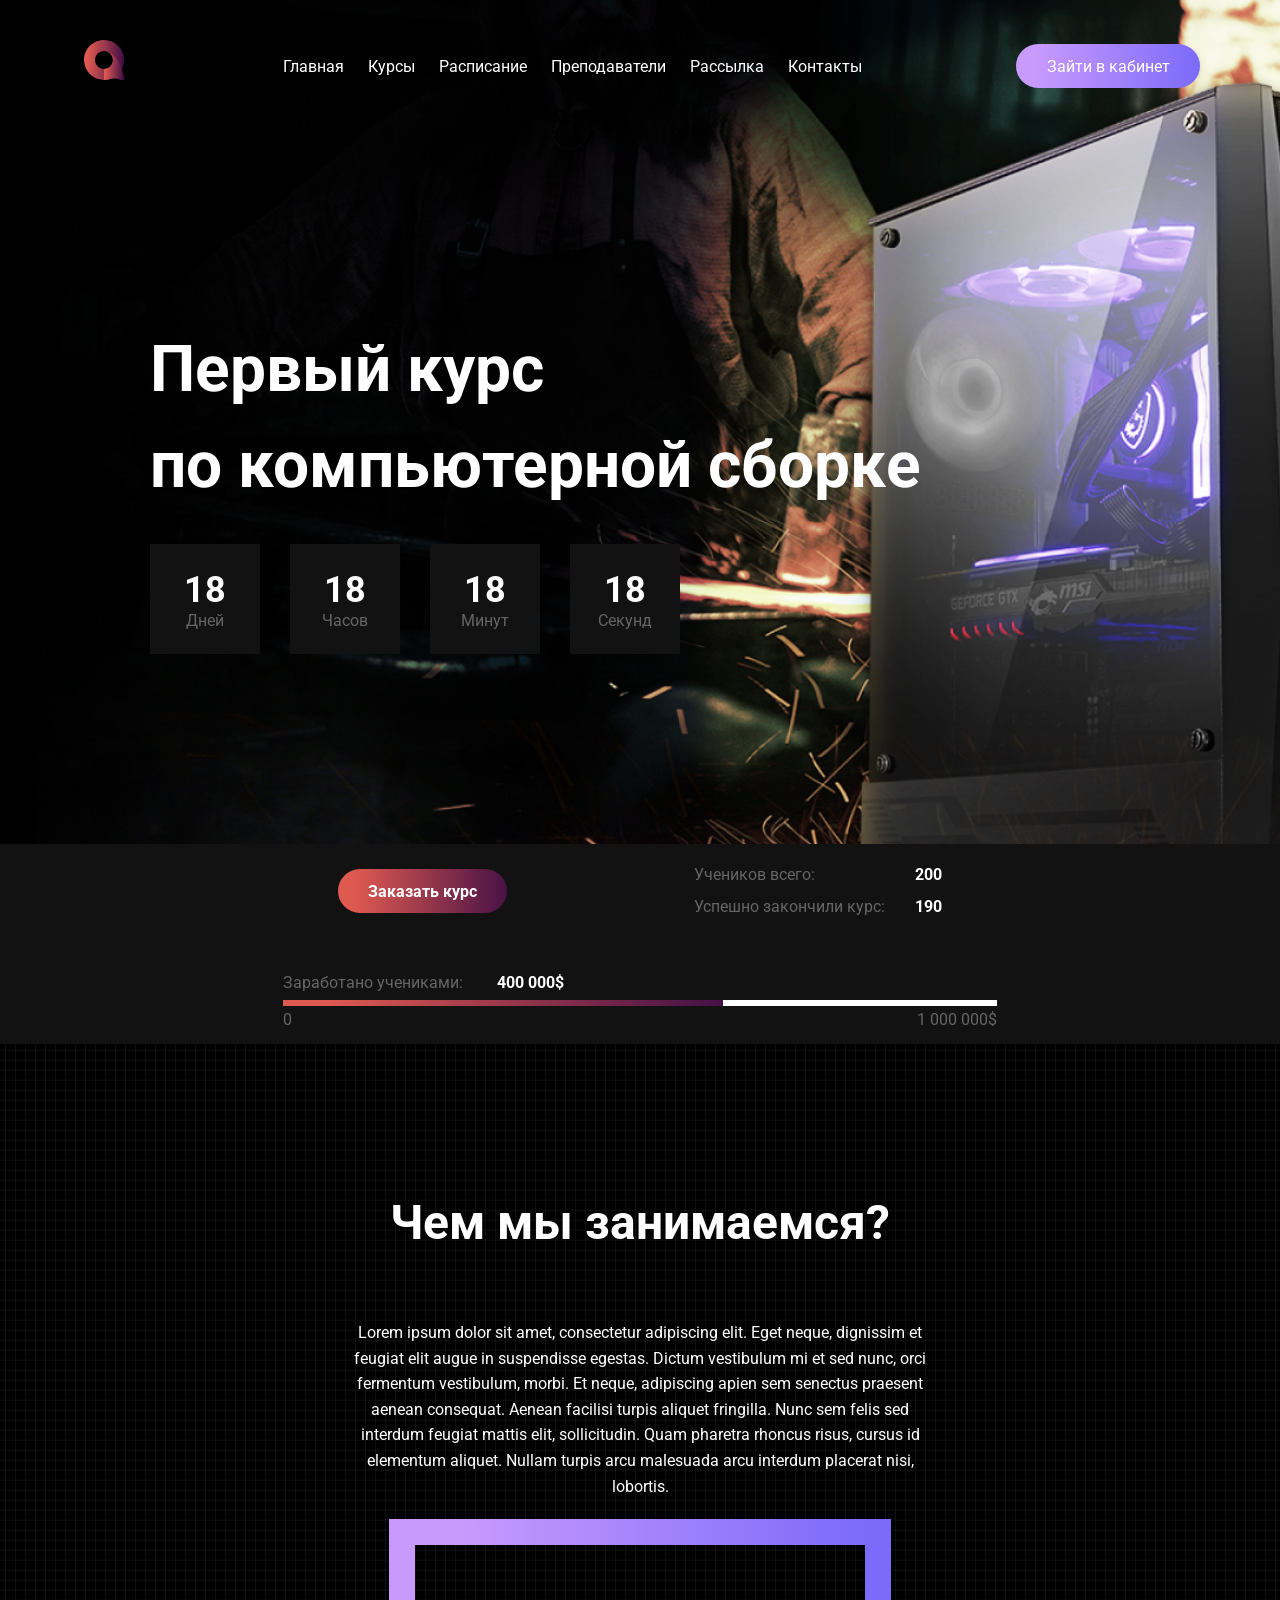
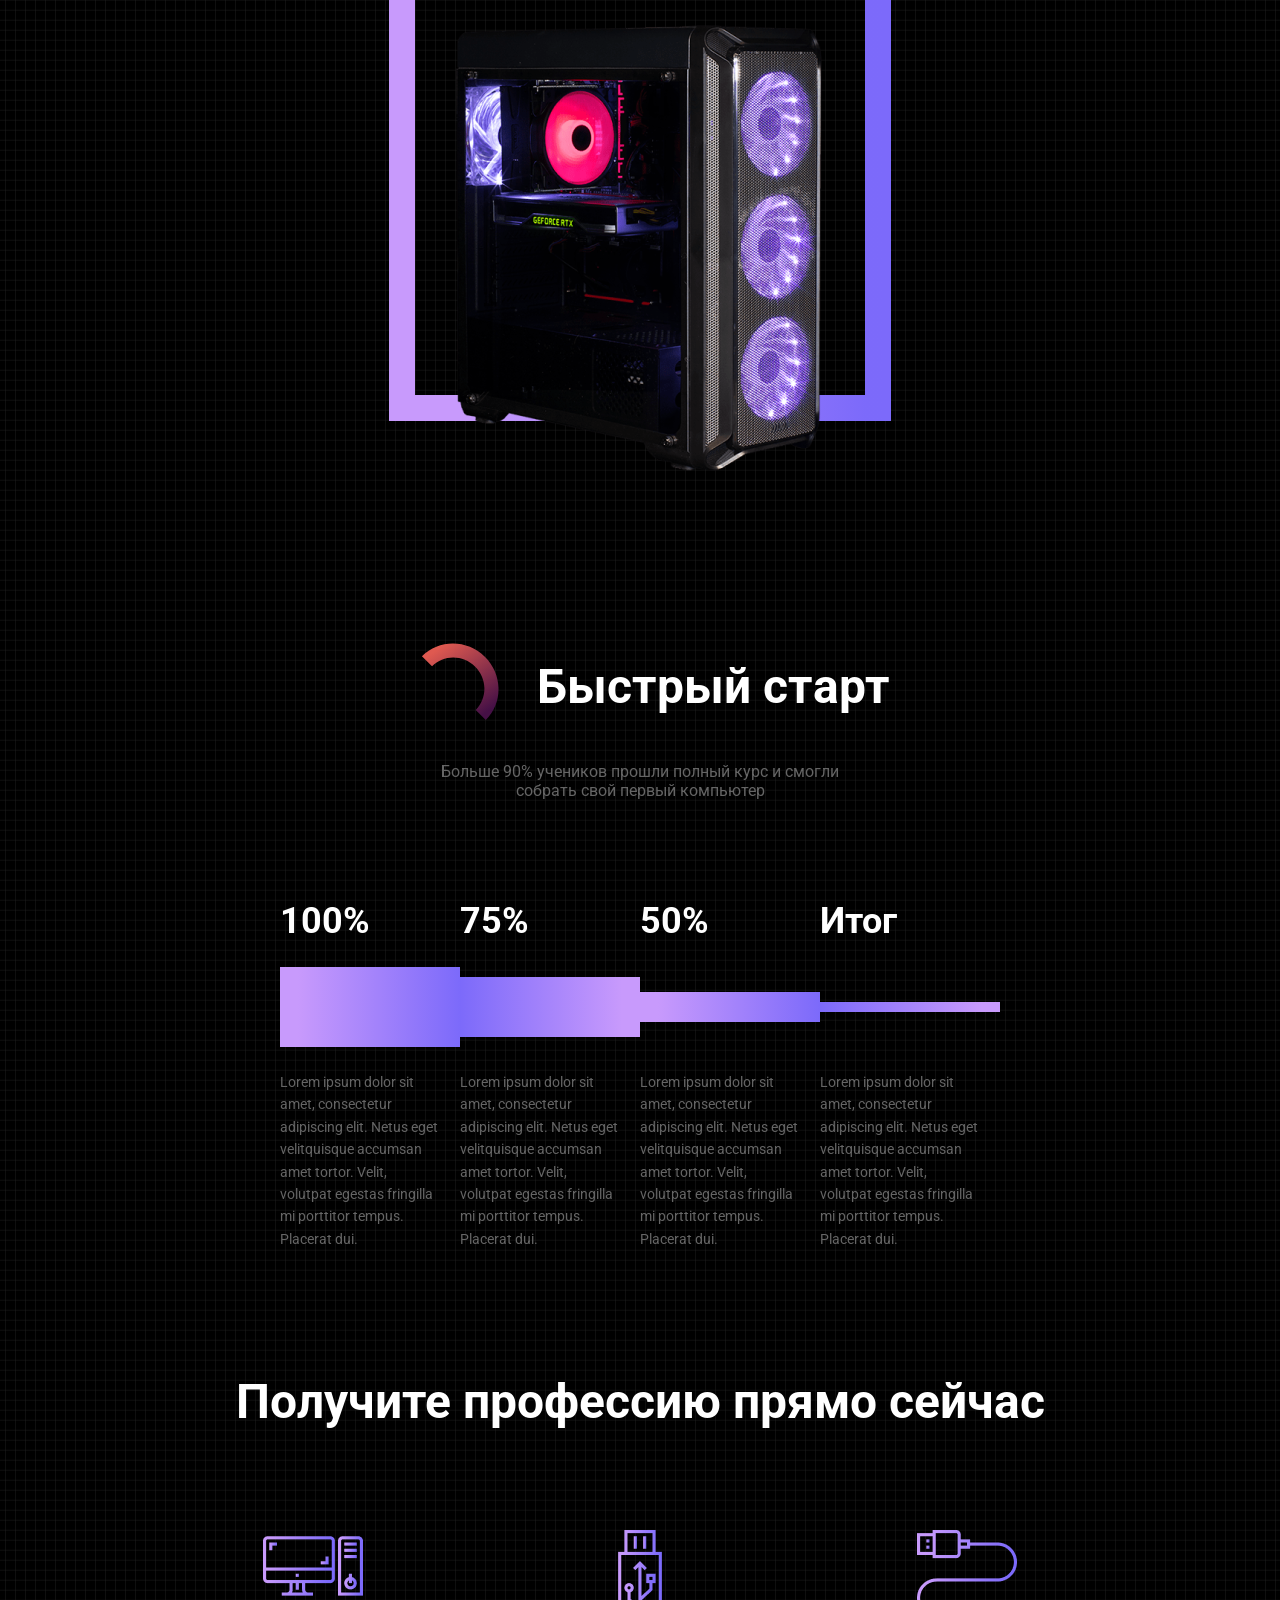
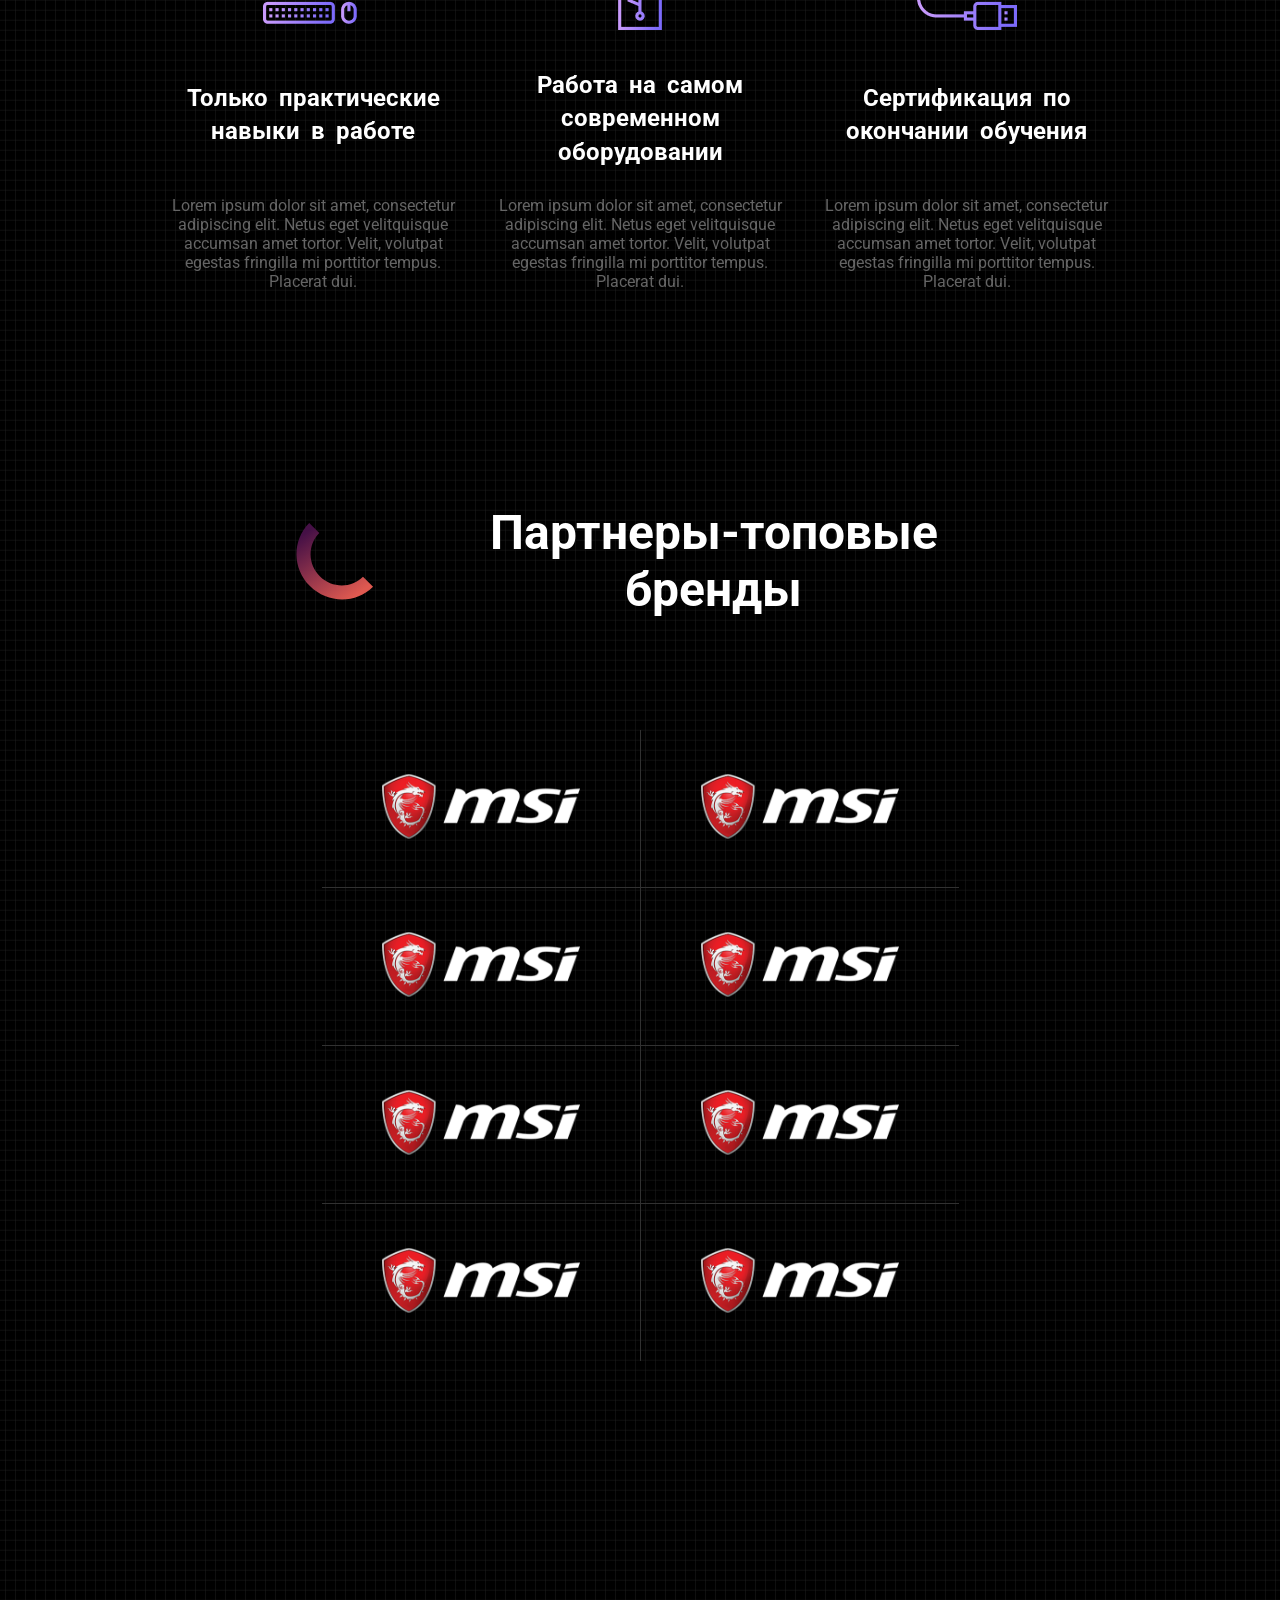
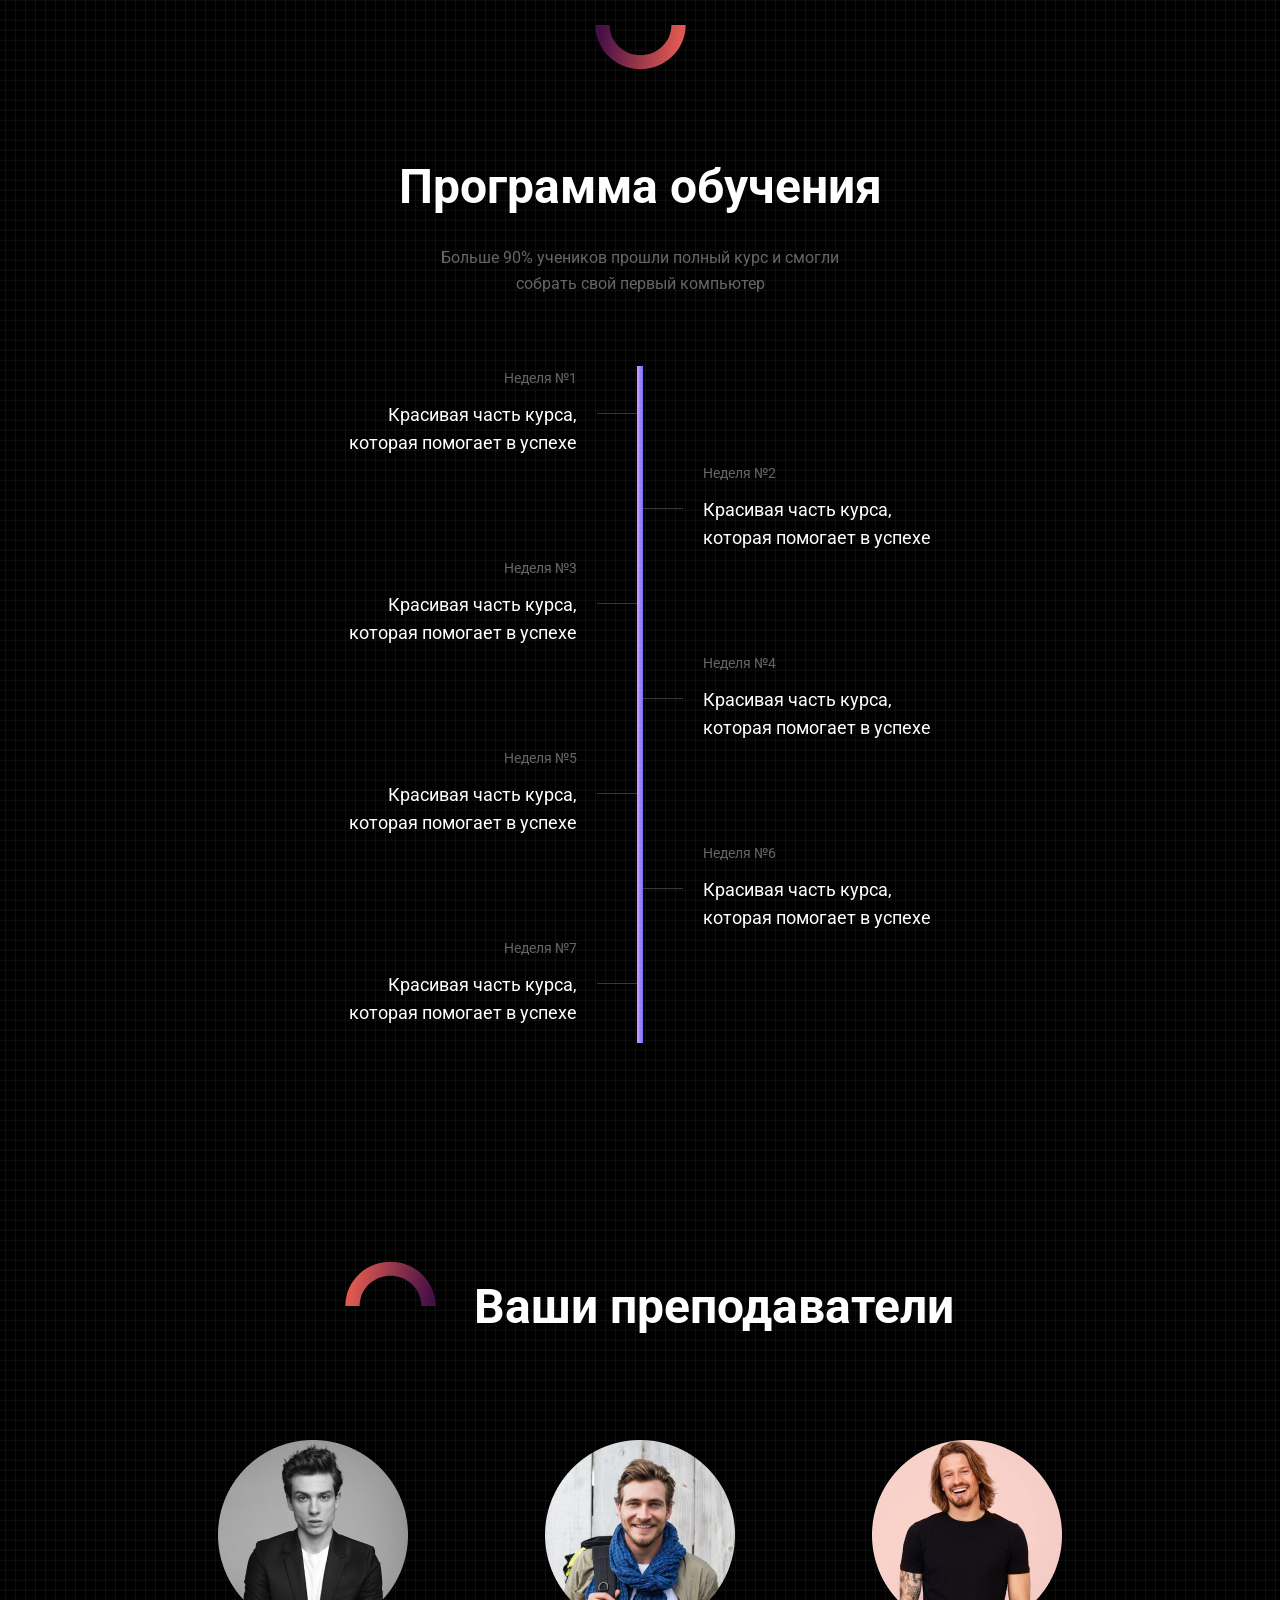
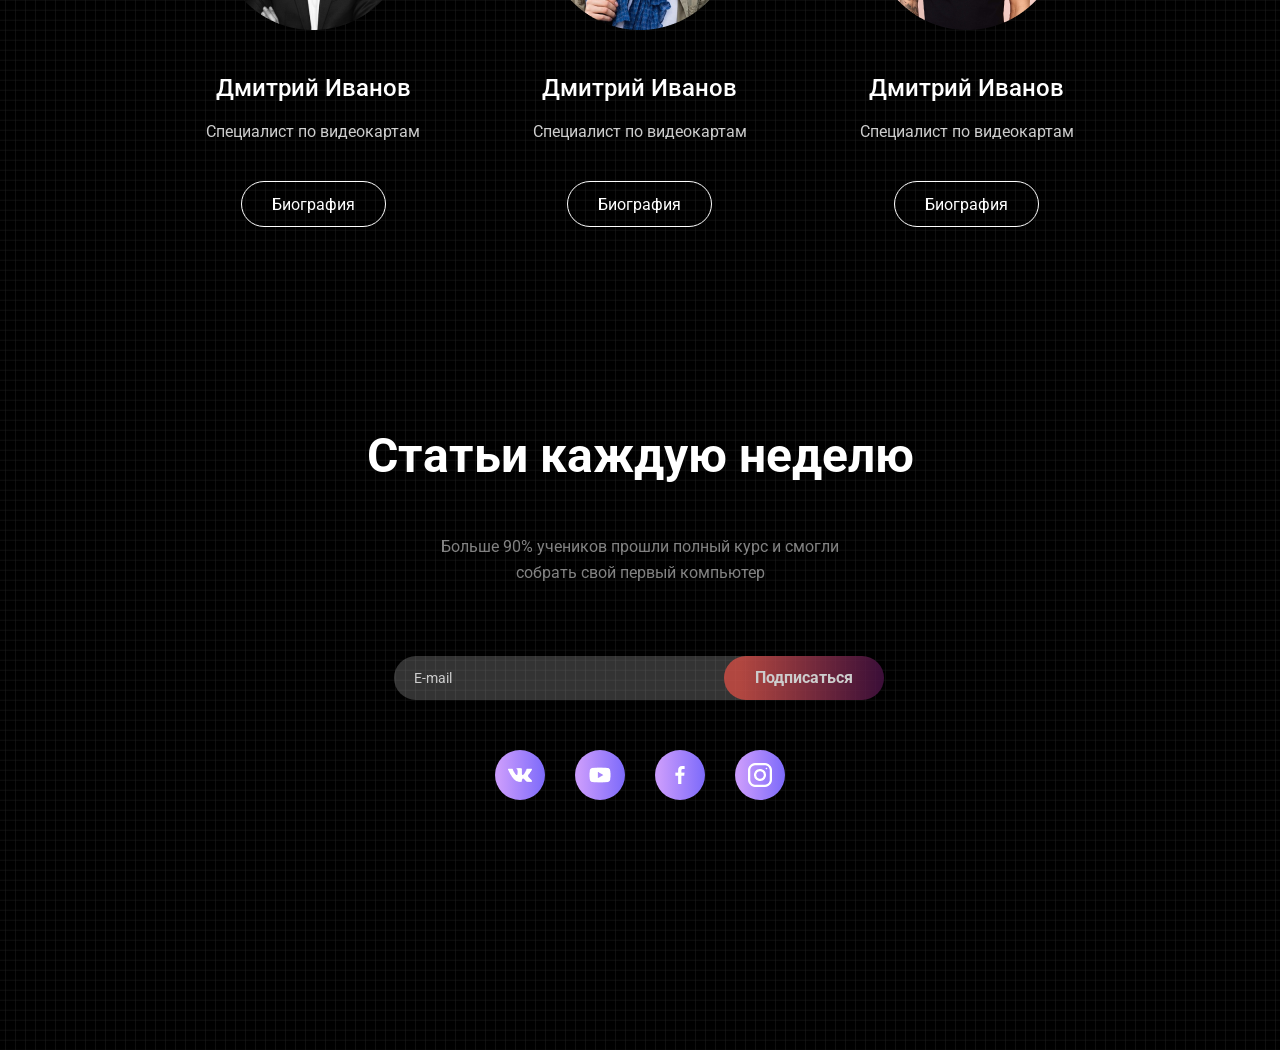
<file: index.html>
<!DOCTYPE html>
<html>
    <head>
        <meta charset="UTF-8">
        <title> Компьютерная сборка</title>
        <link href = "style.css" rel = "stylesheet" type = "text/css">
        <link href = "responsive.css" rel = "stylesheet" type = "text/css">
        <link rel="preconnect" href="https://fonts.googleapis.com">
        <link rel="preconnect" href="https://fonts.gstatic.com" crossorigin>
        <link href="https://fonts.googleapis.com/css2?family=Roboto:wght@400;700&display=swap" rel="stylesheet">        
    </head>
    <body>
        <div class="top-block">
            <div class="header">
                <div class="header__logo">
                    <img src="assets/logo.svg" id="logo">
                </div>
                <div class="header__nav">
                    <span class="header__nav__item">Главная </span>
                    <span class="header__nav__item">Курсы</span>
                    <span class="header__nav__item">Расписание</span>
                    <span class="header__nav__item">Преподаватели</span>
                    <span class="header__nav__item">Рассылка</span>
                    <span class="header__nav__item">Контакты </span>
                </div>
                <div class="header__button">Зайти в кабинет</div>
            </div>
            <div class="prom">
                <span class="prom__heading">Первый курс<br>по компьютерной сборке</span>
                <div class="prom__numbers">
                    <div class="prom__numbers__cell">
                        <span class="prom__numbers__cell__item"> 18</span>
                        <span class="prom__numbers__cell__item"> Дней</span>
                    </div>
                    <div class="prom__numbers__cell">
                        <span class="prom__numbers__cell__item"> 18</span>
                        <span class="prom__numbers__cell__item"> Часов</span>
                    </div>
                    <div class="prom__numbers__cell">
                        <span class="prom__numbers__cell__item"> 18</span>
                        <span class="prom__numbers__cell__item"> Минут</span>
                    </div>
                    <div class="prom__numbers__cell">
                        <span class="prom__numbers__cell__item"> 18</span>
                        <span class="prom__numbers__cell__item"> Секунд</span>
                    </div>
                </div>
            </div>
            <div class="action-block">
                <div class="action-block__button">Заказать курс</div>
                <div class="action-block__students">
                    <div class="action-block__students__total">
                        <span class="action-block__students__total__item">Учеников всего:</span>
                        <span class="action-block__students__total__item">200</span>
                    </div>
                    <div class="action-block__students__total">
                        <span class="action-block__students__total__item">Успешно закончили курс:</span>
                        <span class="action-block__students__total__item">190</span>
                    </div>
                </div>
                <div class="action-block__earned">
                    <div class="action-block__earned__total">
                        <span class="action-block__earned__total__item">Заработано учениками:</span>
                        <span class="action-block__earned__total__item">400 000$</span>
                    </div>
                    <div class="action-block__earned__progress">
                        <div class="action-block__earned__progress__bar"></div>
                        <div class="action-block__earned__progress__bar"></div>
                    </div>
                    <div class="action-block__earned__goal">
                        <div class="action-block__earned__goal__item">0</div>
                        <div class="action-block__earned__goal__item">1 000 000$</div>
                    </div>
                </div>
            </div>
        </div>
        <div class="main">
            <div class="main__specialization">
                <div class="main__specialization__graphics">
                    <div class="main__specialization__graphics__img">
                        <img src="assets/image.png">
                    </div>    
                </div>
                <div class="main__specialization__info">
                    <div class="main__specialization__info__head">Чем мы занимаемся?</div><br>
                    <span class="main__specialization__info__item">Lorem ipsum dolor sit amet, consectetur
                        adipiscing elit. Eget neque, dignissim et feugiat elit augue in suspendisse egestas.
                        Dictum vestibulum mi et sed nunc, orci fermentum vestibulum, morbi. Et neque, adipiscing
                        apien sem senectus praesent aenean consequat. Aenean facilisi turpis aliquet fringilla.
                        Nunc sem felis sed interdum feugiat mattis elit, sollicitudin. Quam pharetra rhoncus risus,
                        cursus id elementum aliquet. Nullam turpis arcu malesuada arcu interdum placerat nisi, lobortis. 
                    </span>
                </div>
            </div>
            <div class="main__fast-start">
                <div class="main__fast-start__head">
                    <div class="main__fast-start__head__header">
                        <div class="main__fast-start__head__header__logo"><img src="assets/icon-heading.svg"></div>
                        <div class="main__fast-start__head__header__item">Быстрый старт</div>
                    </div>
                    <div class="main__fast-start__head__item">Больше 90% учеников прошли полный курс и смогли собрать свой первый компьютер</div>
                </div>
                <div class="main__fast-start__progress">
                    <div class="main__fast-start__progress__container">
                        <span class="main__fast-start__progress__container__head">100%</span>
                        <div class="main__fast-start__progress__container__rectangle1"></div>
                        <span class="main__fast-start__progress__container__item">Lorem ipsum dolor sit amet, consectetur
                            adipiscing elit. Netus eget velitquisque accumsan amet tortor. Velit, 
                            volutpat egestas fringilla mi porttitor tempus. Placerat dui.</span>
                    </div>
                    <div class="main__fast-start__progress__container">
                        <span class="main__fast-start__progress__container__head">75%</span>
                        <div class="main__fast-start__progress__container__rectangle2"></div>
                        <span class="main__fast-start__progress__container__item">Lorem ipsum dolor sit amet, consectetur
                            adipiscing elit. Netus eget velitquisque accumsan amet tortor. Velit, 
                            volutpat egestas fringilla mi porttitor tempus. Placerat dui.</span>
                    </div>
                    <div class="main__fast-start__progress__container">
                        <span class="main__fast-start__progress__container__head">50%</span>
                        <div class="main__fast-start__progress__container__rectangle3"></div>
                        <span class="main__fast-start__progress__container__item">Lorem ipsum dolor sit amet, consectetur
                            adipiscing elit. Netus eget velitquisque accumsan amet tortor. Velit, 
                            volutpat egestas fringilla mi porttitor tempus. Placerat dui.</span>
                    </div>
                    <div class="main__fast-start__progress__container">
                        <span class="main__fast-start__progress__container__head"> Итог</span>
                        <div class="main__fast-start__progress__container__rectangle4"></div>
                        <span class="main__fast-start__progress__container__item">Lorem ipsum dolor sit amet, consectetur
                            adipiscing elit. Netus eget velitquisque accumsan amet tortor. Velit, 
                            volutpat egestas fringilla mi porttitor tempus. Placerat dui.</span>
                    </div>
                </div>
            </div>
            <div class="main__benefits">
            <span class="main__benefits__title">Получите профессию прямо сейчас</span>
            <div class="main__benefits__container">
                <div class="main__benefits__container__block">
                    <div class="main__benefits__container__block__img">
                        <img src="assets/icon-1.png">
                    </div>
                    <span class="main__benefits__container__block__header">Только практические
                        навыки в работе</span>
                        <span class="main__benefits__container__block__item">Lorem ipsum dolor sit amet, consectetur
                            adipiscing elit. Netus eget velitquisque accumsan amet tortor. Velit, 
                            volutpat egestas fringilla mi porttitor tempus. Placerat dui.</span>
                </div>
                <div class="main__benefits__container__block">
                    <div class="main__benefits__container__block__img">
                        <img src="assets/icon-2.png">
                    </div>
                    <span class="main__benefits__container__block__header">Работа на самом
                        современном оборудовании</span>
                        <span class="main__benefits__container__block__item">Lorem ipsum dolor sit amet, consectetur
                            adipiscing elit. Netus eget velitquisque accumsan amet tortor. Velit, 
                            volutpat egestas fringilla mi porttitor tempus. Placerat dui.</span>
                </div>
                <div class="main__benefits__container__block">
                    <div class="main__benefits__container__block__img">
                        <img src="assets/icon-3.png">
                    </div>
                    <span class="main__benefits__container__block__header">Сертификация
                        по окончании обучения</span>
                        <span class="main__benefits__container__block__item">Lorem ipsum dolor sit amet, consectetur
                            adipiscing elit. Netus eget velitquisque accumsan amet tortor. Velit, 
                            volutpat egestas fringilla mi porttitor tempus. Placerat dui.</span>
                </div>
            </div>
            </div>
            <div class="main__partners">
            <div class="main__partners__head">
                <div class="main__partners__head__logo"><img src="assets/icon-heading.svg"></div>
                <div class="main__partners__head__title">Партнеры-топовые бренды</div>
            </div>
            <div class="main__partners__table">
                <div class="main__partners__table__image"><img src="assets/msi.svg"></div>
                <div class="main__partners__table__image"><img src="assets/msi.svg"></div>
                <div class="main__partners__table__image"><img src="assets/msi.svg"></div>
                <div class="main__partners__table__image"><img src="assets/msi.svg"></div>
                <div class="main__partners__table__image"><img src="assets/msi.svg"></div>
                <div class="main__partners__table__image"><img src="assets/msi.svg"></div>
                <div class="main__partners__table__image"><img src="assets/msi.svg"></div>
                <div class="main__partners__table__image"><img src="assets/msi.svg"></div>
            </div>
            </div>
            <div class="main__course">
            <div class="main__course__head">
                <div class="main__course__head__image"><img src="assets/icon-heading.svg"></div>
                <span class="main__course__head__title">Программа обучения</span>
                <span class="main__course__head__item">Больше 90% учеников прошли полный курс и смогли<br> собрать свой первый компьютер</span>
            </div>
            <div class="main__course__tree">
                <div class="main__course__tree__timeline">
                    <div class="main__course__tree__block">
                        <div class="main__course__tree__block__text">
                            <span class="main__course__tree__block__time">Неделя №1</span>
                            <span class="main__course__tree__block__item">Красивая часть курса,<br>
                                которая помогает в успехе</span>
                        </div>
                        <div class="main__course__tree__block__line"></div>
                    </div>
                    <div class="main__course__tree__block">
                        <div class="main__course__tree__block__text">
                            <span class="main__course__tree__block__time">Неделя №2</span>
                            <span class="main__course__tree__block__item">Красивая часть курса,<br>
                                которая помогает в успехе</span>
                        </div>
                        <div class="main__course__tree__block__line"></div>
                    </div>
                    <div class="main__course__tree__block">
                        <div class="main__course__tree__block__text">
                            <span class="main__course__tree__block__time">Неделя №3</span>
                            <span class="main__course__tree__block__item">Красивая часть курса,<br>
                                которая помогает в успехе</span>
                        </div>
                        <div class="main__course__tree__block__line"></div>
                    </div>
                    <div class="main__course__tree__block">
                        <div class="main__course__tree__block__text">
                            <span class="main__course__tree__block__time">Неделя №4</span>
                            <span class="main__course__tree__block__item">Красивая часть курса,<br>
                                которая помогает в успехе</span>
                        </div>
                        <div class="main__course__tree__block__line"></div>
                    </div>
                    <div class="main__course__tree__block">
                        <div class="main__course__tree__block__text">
                            <span class="main__course__tree__block__time">Неделя №5</span>
                            <span class="main__course__tree__block__item">Красивая часть курса,<br>
                                которая помогает в успехе</span>
                        </div>
                        <div class="main__course__tree__block__line"></div>
                    </div>
                    <div class="main__course__tree__block">
                        <div class="main__course__tree__block__text">
                            <span class="main__course__tree__block__time">Неделя №6</span>
                            <span class="main__course__tree__block__item">Красивая часть курса,<br>
                                которая помогает в успехе</span>
                        </div>
                        <div class="main__course__tree__block__line"></div>
                    </div>
                    <div class="main__course__tree__block">
                        <div class="main__course__tree__block__text">
                            <span class="main__course__tree__block__time">Неделя №7</span>
                            <span class="main__course__tree__block__item">Красивая часть курса,<br>
                                которая помогает в успехе</span>
                        </div>
                        <div class="main__course__tree__block__line"></div>
                    </div>
                </div>
                </div>
            </div>
            <div class="main__teachers">
                <div class="main__teachers__head">
                    <div class="main__teachers__head__img"><img src="assets/icon-heading.svg"></div>
                    <span class="main__teachers__head__title">Ваши преподаватели</span>
                </div>
                <div class="main__teachers__container">
                    <div class="main__teachers__container__block">
                        <div class="main__teachers__container__block__img"><img src="assets/teacher1.png"></div>
                        <span class="main__teachers__container__block__name">Дмитрий Иванов</span>
                        <span class="main__teachers__container__block__info">Специалист по видеокартам</span>
                        <div class="main__teachers__container__block__button">Биография</div>
                    </div>
                    <div class="main__teachers__container__block">
                        <div class="main__teachers__container__block__img"><img src="assets/teacher2.png"></div>
                        <span class="main__teachers__container__block__name">Дмитрий Иванов</span>
                        <span class="main__teachers__container__block__info">Специалист по видеокартам</span>
                        <div class="main__teachers__container__block__button">Биография</div>
                    </div>
                    <div class="main__teachers__container__block">
                        <div class="main__teachers__container__block__img"><img src="assets/teacher3.png"></div>
                        <span class="main__teachers__container__block__name">Дмитрий Иванов</span>
                        <span class="main__teachers__container__block__info">Специалист по видеокартам</span>
                        <div class="main__teachers__container__block__button">Биография</div>
                    </div>
                </div>
            </div>
            <div class="main__footer">
                <div class="main__footer__head">
                    <span class="main__footer__head__title">Статьи каждую неделю</span>
                    <span class="main__footer__head__item">Больше 90% учеников прошли полный курс и смогли<br> собрать свой первый компьютер</span>
                </div>
                <div class="main__footer__feedback">
                    <div class="main__footer__feedback__bar">E-mail
                        <div class="main__footer__feedback__bar1">Подписаться</div>
                    </div>
                </div>
                <div class="main__footer__links">
                    <div class="main__footer__links__icon"><img src="assets/vk.png"></div>
                    <div class="main__footer__links__icon"><img src="assets/youtube.png"></div>
                    <div class="main__footer__links__icon"><img src="assets/facebook.png"></div>
                    <div class="main__footer__links__icon"><img src="assets/instagram.png"></div>
                </div>
            </div>
        </div>
    </body>
</html>
</file>
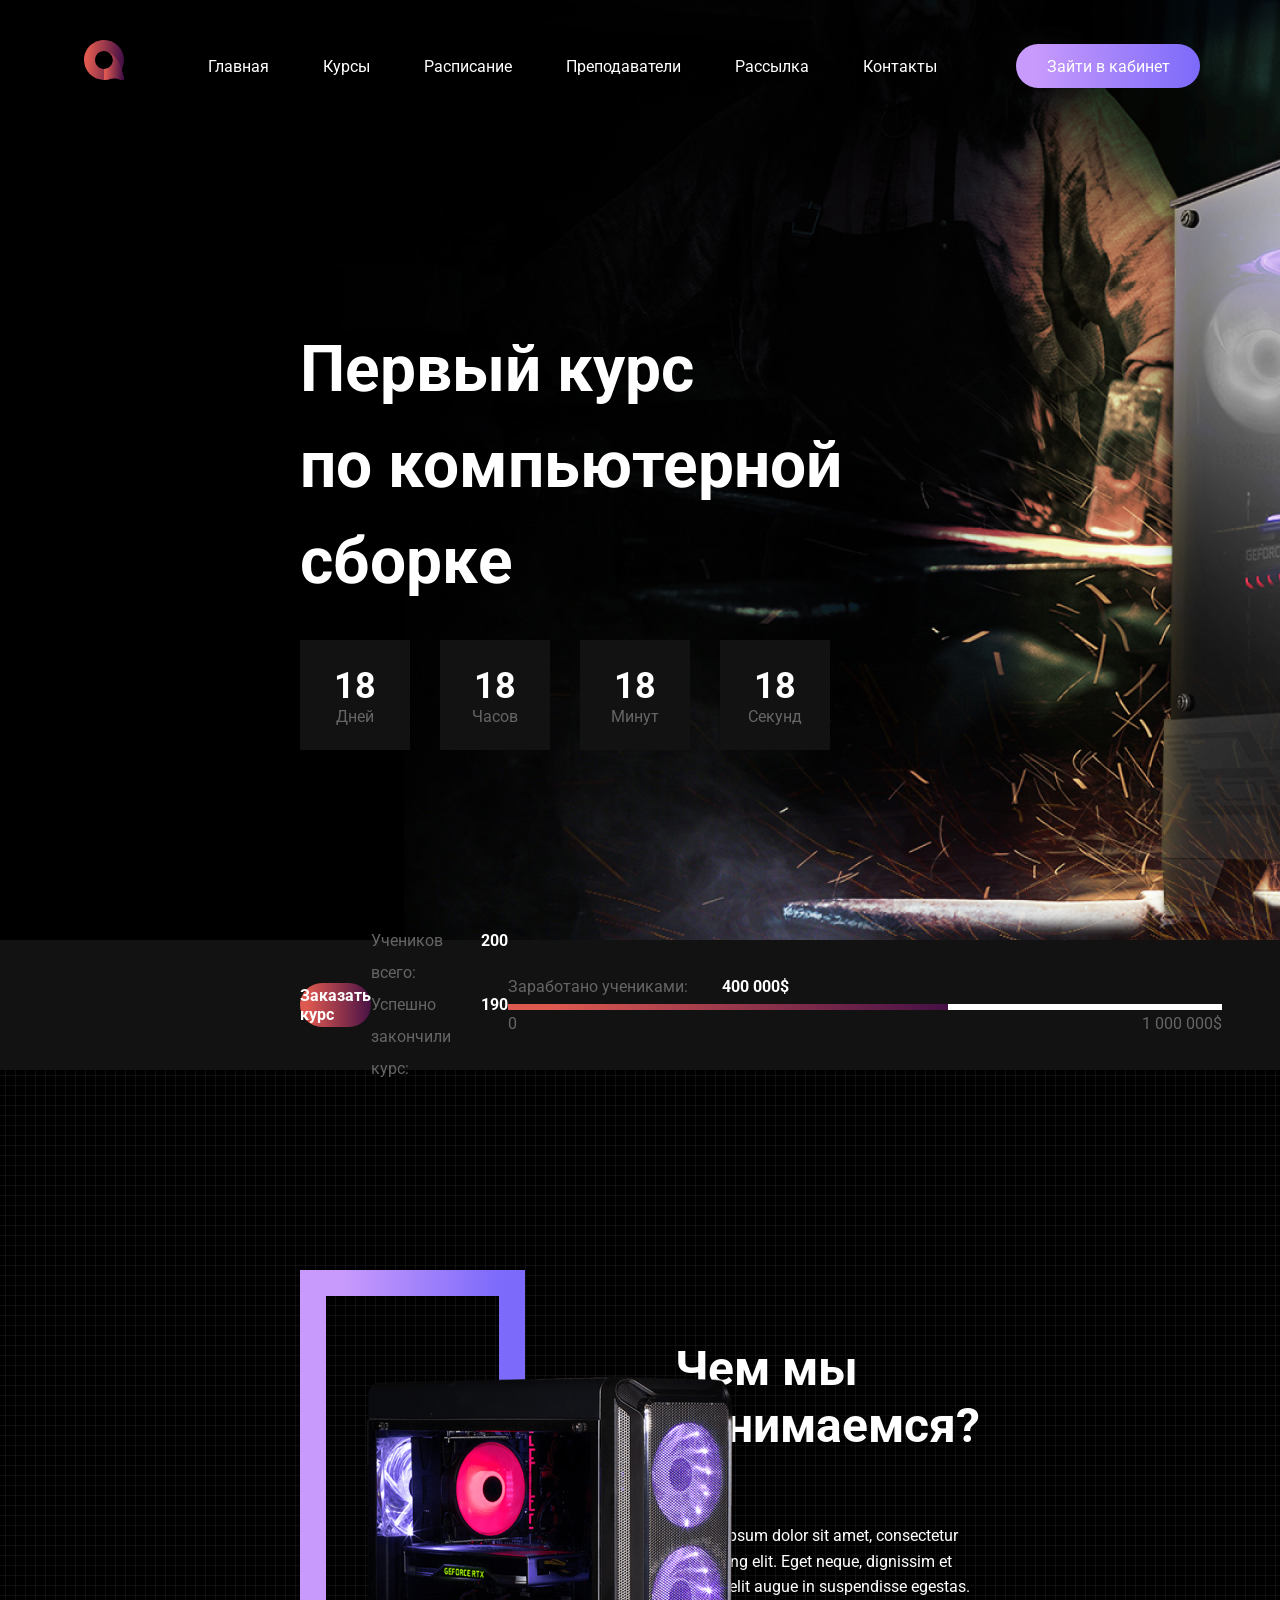
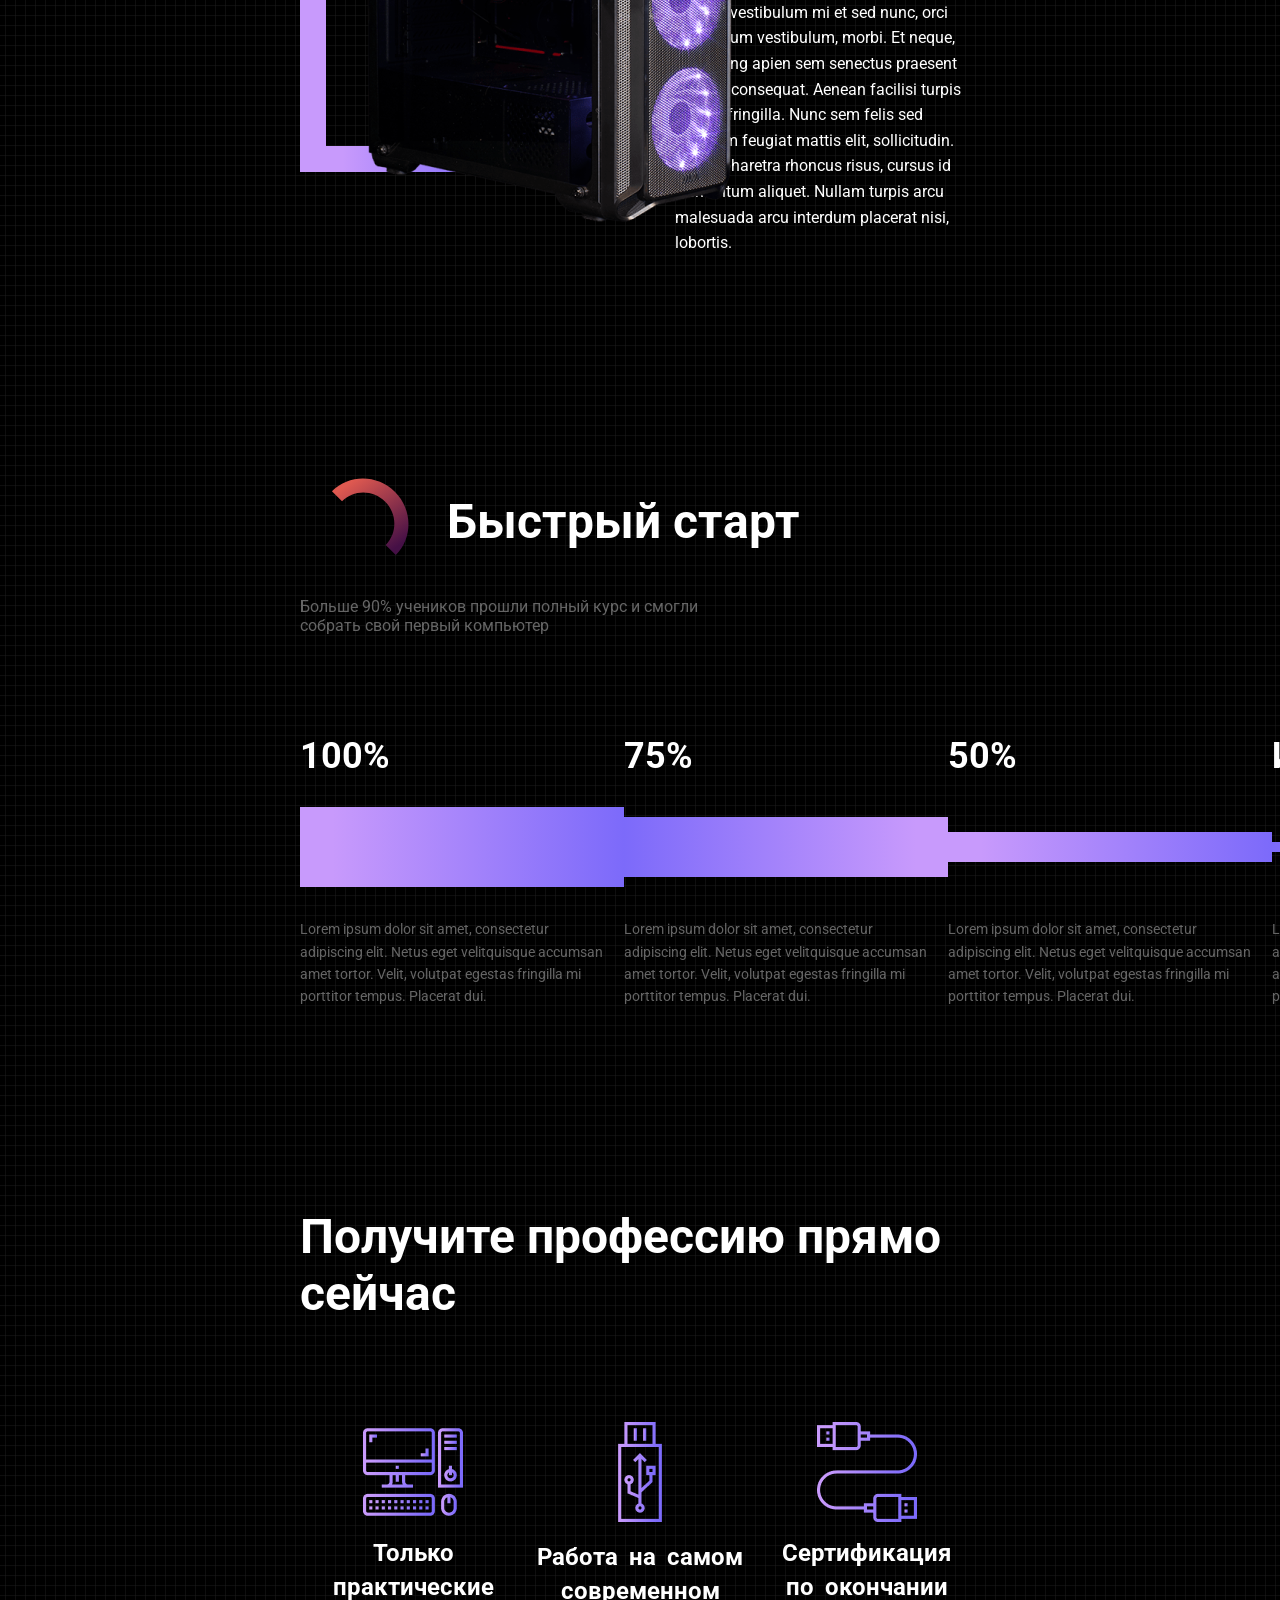
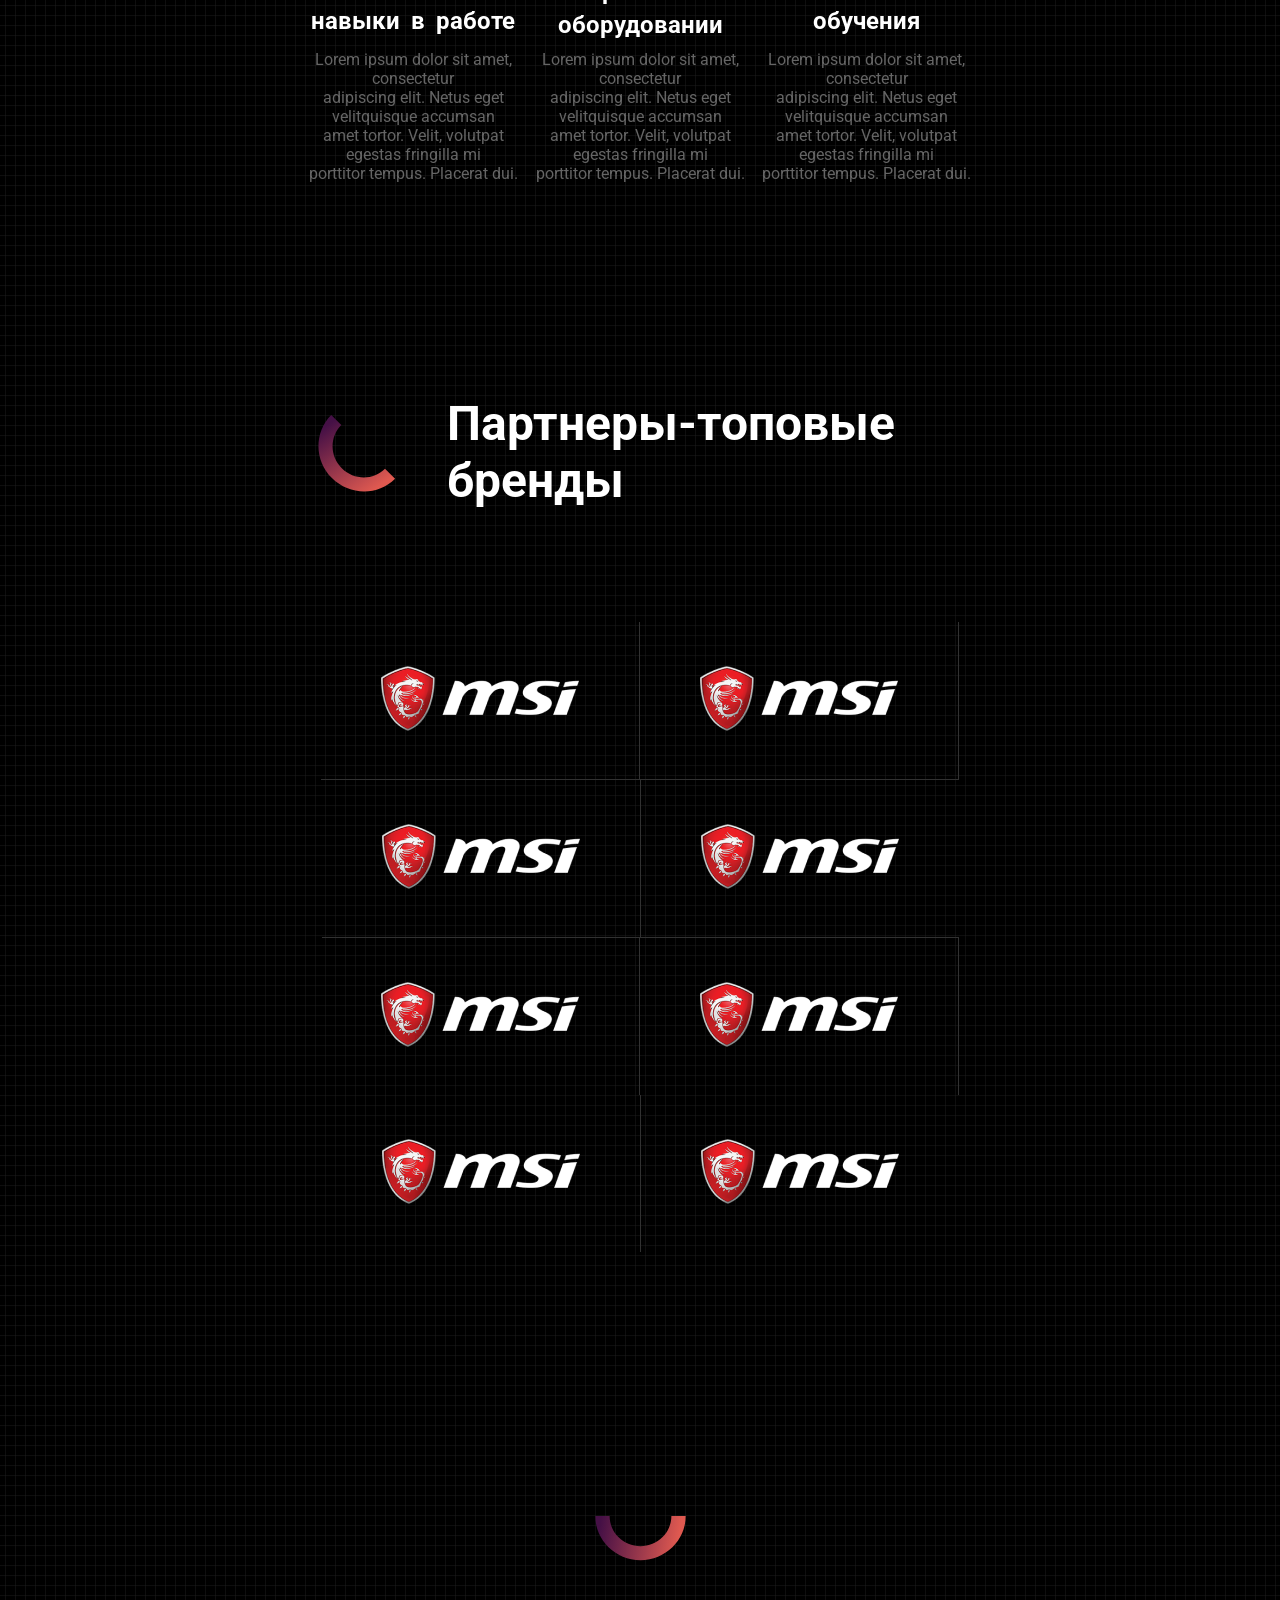
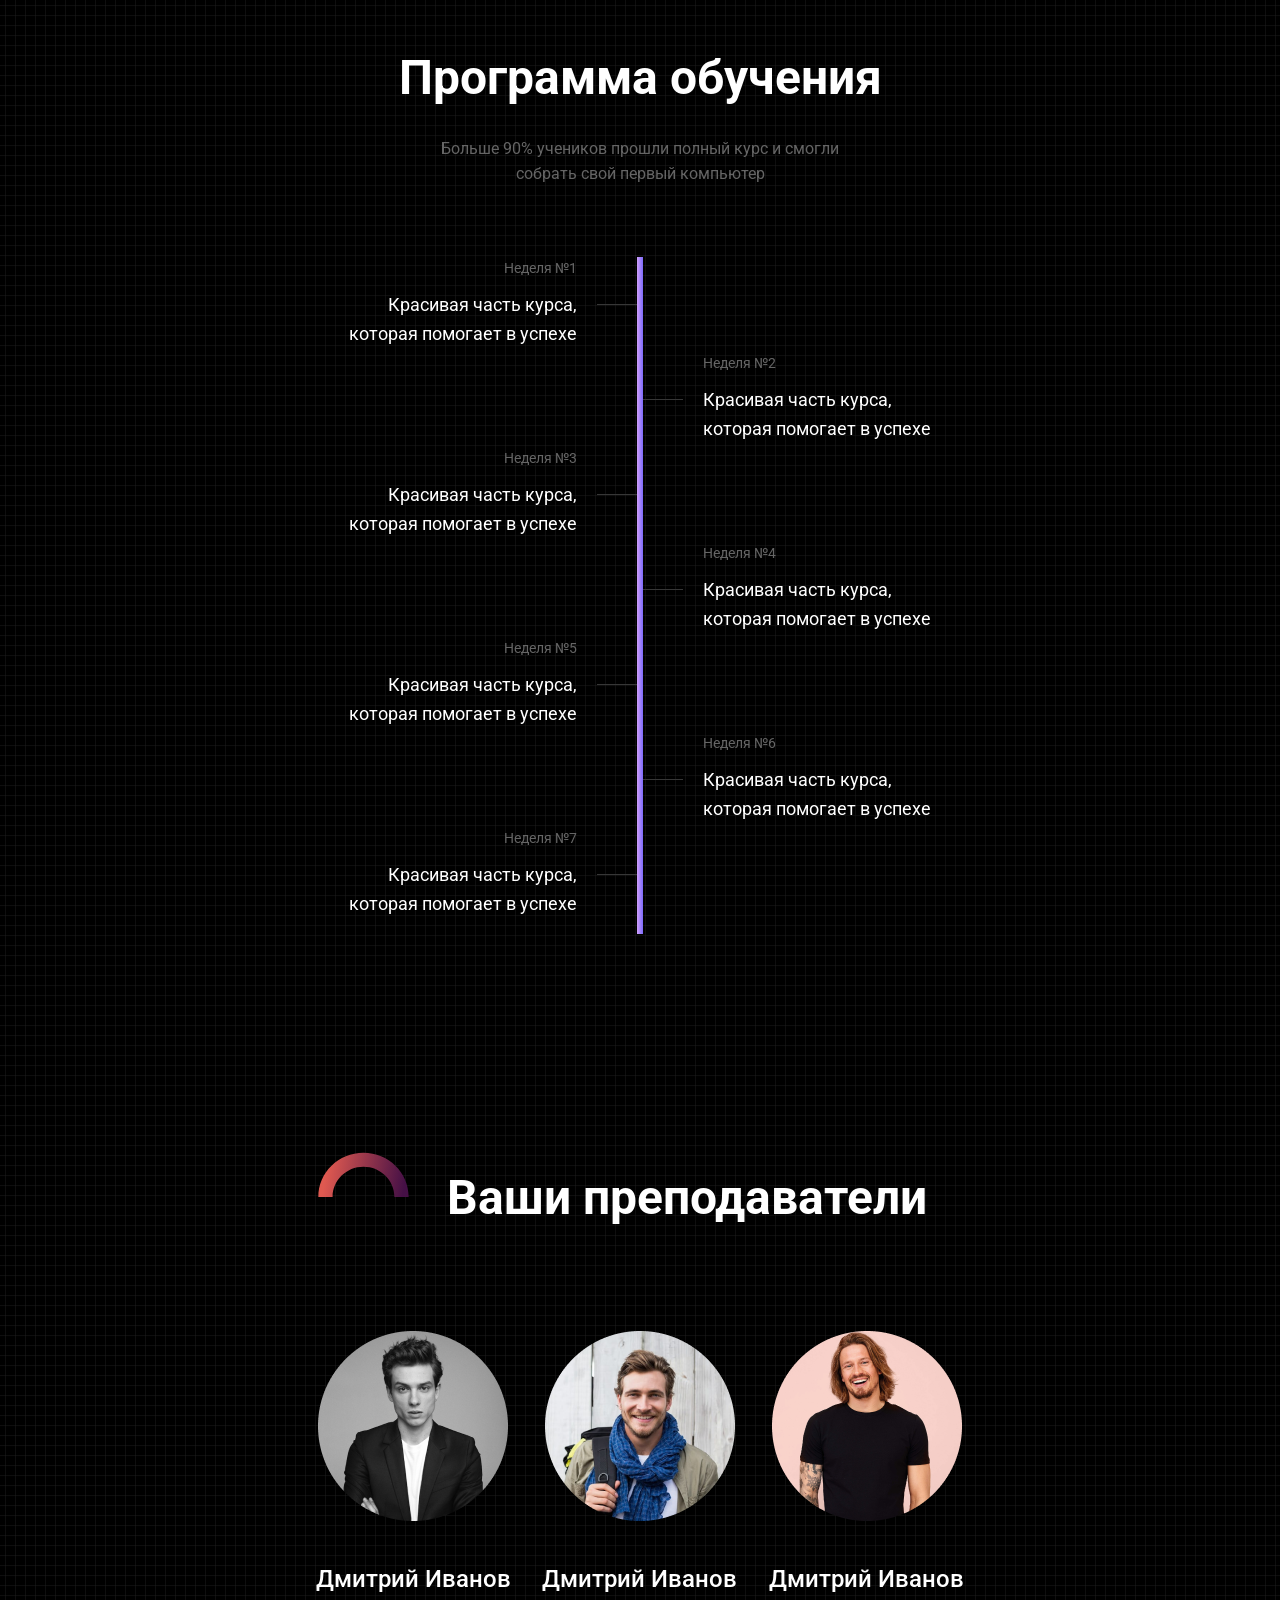
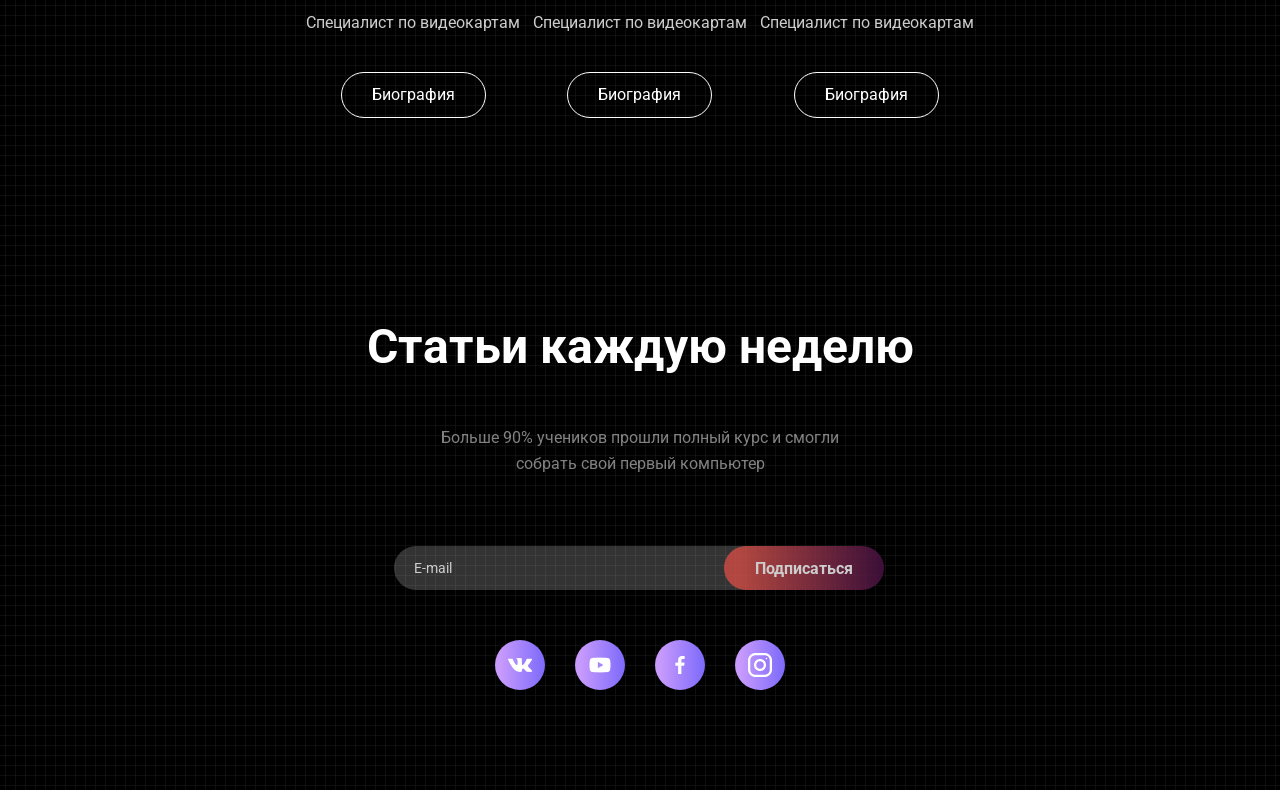
<file: HTML/index.html>
<!DOCTYPE html>
<html>
    <head>
        <meta charset="UTF-8">
        <title> Компьютерная сборка</title>
        <link href = "style.css" rel = "stylesheet" type = "text/css">
        <link rel="preconnect" href="https://fonts.googleapis.com">
        <link rel="preconnect" href="https://fonts.gstatic.com" crossorigin>
        <link href="https://fonts.googleapis.com/css2?family=Roboto:wght@400;700&display=swap" rel="stylesheet">        
    </head>
    <body>
        <div class="top-block">
            <div class="header">
                <div class="header__logo">
                    <img src="assets/logo.svg" id="logo">
                </div>
                <div class="header__nav">
                    <span class="header__nav__item">Главная </span>
                    <span class="header__nav__item">Курсы</span>
                    <span class="header__nav__item">Расписание</span>
                    <span class="header__nav__item">Преподаватели</span>
                    <span class="header__nav__item">Рассылка</span>
                    <span class="header__nav__item">Контакты </span>
                </div>
                <div class="header__button">Зайти в кабинет</div>
            </div>
            <div class="prom">
                <span class="prom__heading">Первый курс<br>по компьютерной сборке</span>
                <div class="prom__numbers">
                    <div class="prom__numbers__cell">
                        <span class="prom__numbers__cell__item"> 18</span>
                        <span class="prom__numbers__cell__item"> Дней</span>
                    </div>
                    <div class="prom__numbers__cell">
                        <span class="prom__numbers__cell__item"> 18</span>
                        <span class="prom__numbers__cell__item"> Часов</span>
                    </div>
                    <div class="prom__numbers__cell">
                        <span class="prom__numbers__cell__item"> 18</span>
                        <span class="prom__numbers__cell__item"> Минут</span>
                    </div>
                    <div class="prom__numbers__cell">
                        <span class="prom__numbers__cell__item"> 18</span>
                        <span class="prom__numbers__cell__item"> Секунд</span>
                    </div>
                </div>
            </div>
            <div class="action-block">
                <div class="action-block__button">Заказать курс</div>
                <div class="action-block__students">
                    <div class="action-block__students__total">
                        <span class="action-block__students__total__item">Учеников всего:</span>
                        <span class="action-block__students__total__item">200</span>
                    </div>
                    <div class="action-block__students__total">
                        <span class="action-block__students__total__item">Успешно закончили курс:</span>
                        <span class="action-block__students__total__item">190</span>
                    </div>
                </div>
                <div class="action-block__earned">
                    <div class="action-block__earned__total">
                        <span class="action-block__earned__total__item">Заработано учениками:</span>
                        <span class="action-block__earned__total__item">400 000$</span>
                    </div>
                    <div class="action-block__earned__progress">
                        <div class="action-block__earned__progress__bar"></div>
                        <div class="action-block__earned__progress__bar"></div>
                    </div>
                    <div class="action-block__earned__goal">
                        <div class="action-block__earned__goal__item">0</div>
                        <div class="action-block__earned__goal__item">1 000 000$</div>
                    </div>
                </div>
            </div>
        </div>
        <div class="main">
            <div class="main__specialization">
                <div class="main__specialization__graphics">
                    <div class="main__specialization__graphics__img">
                        <img src="assets/image.png">
                    </div>    
                </div>
                <div class="main__specialization__info">
                    <div class="main__specialization__info__head">Чем мы занимаемся?</div><br>
                    <span class="main__specialization__info__item">Lorem ipsum dolor sit amet, consectetur
                        adipiscing elit. Eget neque, dignissim et feugiat elit augue in suspendisse egestas.
                        Dictum vestibulum mi et sed nunc, orci fermentum vestibulum, morbi. Et neque, adipiscing
                        apien sem senectus praesent aenean consequat. Aenean facilisi turpis aliquet fringilla.
                        Nunc sem felis sed interdum feugiat mattis elit, sollicitudin. Quam pharetra rhoncus risus,
                        cursus id elementum aliquet. Nullam turpis arcu malesuada arcu interdum placerat nisi, lobortis. 
                    </span>
                </div>
            </div>
            <div class="main__fast-start">
                <div class="main__fast-start__head">
                    <div class="main__fast-start__head__header">
                        <div class="main__fast-start__head__header__logo"><img src="assets/icon-heading.svg"></div>
                        <div class="main__fast-start__head__header__item">Быстрый старт</div>
                    </div>
                    <div class="main__fast-start__head__item">Больше 90% учеников прошли полный курс и смогли собрать свой первый компьютер</div>
                <div class="main__fast-start__progress">
                    <div class="main__fast-start__progress__container">
                        <span class="main__fast-start__progress__container__head">100%</span>
                        <div class="main__fast-start__progress__container__rectangle1"></div>
                        <span class="main__fast-start__progress__container__item">Lorem ipsum dolor sit amet, consectetur
                            adipiscing elit. Netus eget velitquisque accumsan amet tortor. Velit, 
                            volutpat egestas fringilla mi porttitor tempus. Placerat dui.</span>
                    </div>
                    <div class="main__fast-start__progress__container">
                        <span class="main__fast-start__progress__container__head">75%</span>
                        <div class="main__fast-start__progress__container__rectangle2"></div>
                        <span class="main__fast-start__progress__container__item">Lorem ipsum dolor sit amet, consectetur
                            adipiscing elit. Netus eget velitquisque accumsan amet tortor. Velit, 
                            volutpat egestas fringilla mi porttitor tempus. Placerat dui.</span>
                    </div>
                    <div class="main__fast-start__progress__container">
                        <span class="main__fast-start__progress__container__head">50%</span>
                        <div class="main__fast-start__progress__container__rectangle3"></div>
                        <span class="main__fast-start__progress__container__item">Lorem ipsum dolor sit amet, consectetur
                            adipiscing elit. Netus eget velitquisque accumsan amet tortor. Velit, 
                            volutpat egestas fringilla mi porttitor tempus. Placerat dui.</span>
                    </div>
                    <div class="main__fast-start__progress__container">
                        <span class="main__fast-start__progress__container__head"> Итог</span>
                        <div class="main__fast-start__progress__container__rectangle4"></div>
                        <span class="main__fast-start__progress__container__item">Lorem ipsum dolor sit amet, consectetur
                            adipiscing elit. Netus eget velitquisque accumsan amet tortor. Velit, 
                            volutpat egestas fringilla mi porttitor tempus. Placerat dui.</span>
                    </div>
                </div>
            </div>
            </div>
            <div class="main__benefits">
            <span class="main__benefits__title">Получите профессию прямо сейчас</span>
            <div class="main__benefits__container">
                <div class="main__benefits__container__block">
                    <div class="main__benefits__container__block__img">
                        <img src="assets/icon-1.png">
                    </div>
                    <span class="main__benefits__container__block__header">Только практические<br>
                        навыки в работе</span>
                        <span class="main__benefits__container__block__item">Lorem ipsum dolor sit amet, consectetur<br>
                            adipiscing elit. Netus eget velitquisque accumsan<br> amet tortor. Velit, 
                            volutpat egestas fringilla mi<br> porttitor tempus. Placerat dui.</span>
                </div>
                <div class="main__benefits__container__block">
                    <div class="main__benefits__container__block__img">
                        <img src="assets/icon-2.png">
                    </div>
                    <span class="main__benefits__container__block__header">Работа на самом<br>
                        современном оборудовании</span>
                    <span class="main__benefits__container__block__item">Lorem ipsum dolor sit amet, consectetur<br>
                        adipiscing elit. Netus eget velitquisque accumsan<br> amet tortor. Velit, 
                        volutpat egestas fringilla mi<br> porttitor tempus. Placerat dui.</span>
                </div>
                <div class="main__benefits__container__block">
                    <div class="main__benefits__container__block__img">
                        <img src="assets/icon-3.png">
                    </div>
                    <span class="main__benefits__container__block__header">Сертификация<br>
                        по окончании обучения</span>
                        <span class="main__benefits__container__block__item">Lorem ipsum dolor sit amet, consectetur<br>
                            adipiscing elit. Netus eget velitquisque accumsan<br> amet tortor. Velit, 
                            volutpat egestas fringilla mi<br> porttitor tempus. Placerat dui.</span>
                </div>
            </div>
            </div>
            <div class="main__partners">
            <div class="main__partners__head">
                <div class="main__partners__head__logo"><img src="assets/icon-heading.svg"></div>
                <div class="main__partners__head__title">Партнеры-топовые бренды</div>
            </div>
            <div class="main__partners__table">
                <div class="main__partners__table__image"><img src="assets/msi.png"></div>
                <div class="main__partners__table__image"><img src="assets/msi.png"></div>
                <div class="main__partners__table__image"><img src="assets/msi.png"></div>
                <div class="main__partners__table__image"><img src="assets/msi.png"></div>
                <div class="main__partners__table__image"><img src="assets/msi.png"></div>
                <div class="main__partners__table__image"><img src="assets/msi.png"></div>
                <div class="main__partners__table__image"><img src="assets/msi.png"></div>
                <div class="main__partners__table__image"><img src="assets/msi.png"></div>
            </div>
            </div>
            <div class="main__course">
            <div class="main__course__head">
                <div class="main__course__head__image"><img src="assets/icon-heading.svg"></div>
                <span class="main__course__head__title">Программа обучения</span>
                <span class="main__course__head__item">Больше 90% учеников прошли полный курс и смогли<br> собрать свой первый компьютер</span>
            </div>
            <div class="main__course__tree">
                <div class="main__course__tree__timeline">
                    <div class="main__course__tree__block">
                        <div class="main__course__tree__block__text">
                            <span class="main__course__tree__block__time">Неделя №1</span>
                            <span class="main__course__tree__block__item">Красивая часть курса,<br>
                                которая помогает в успехе</span>
                        </div>
                        <div class="main__course__tree__block__line"></div>
                    </div>
                    <div class="main__course__tree__block">
                        <div class="main__course__tree__block__text">
                            <span class="main__course__tree__block__time">Неделя №2</span>
                            <span class="main__course__tree__block__item">Красивая часть курса,<br>
                                которая помогает в успехе</span>
                        </div>
                        <div class="main__course__tree__block__line"></div>
                    </div>
                    <div class="main__course__tree__block">
                        <div class="main__course__tree__block__text">
                            <span class="main__course__tree__block__time">Неделя №3</span>
                            <span class="main__course__tree__block__item">Красивая часть курса,<br>
                                которая помогает в успехе</span>
                        </div>
                        <div class="main__course__tree__block__line"></div>
                    </div>
                    <div class="main__course__tree__block">
                        <div class="main__course__tree__block__text">
                            <span class="main__course__tree__block__time">Неделя №4</span>
                            <span class="main__course__tree__block__item">Красивая часть курса,<br>
                                которая помогает в успехе</span>
                        </div>
                        <div class="main__course__tree__block__line"></div>
                    </div>
                    <div class="main__course__tree__block">
                        <div class="main__course__tree__block__text">
                            <span class="main__course__tree__block__time">Неделя №5</span>
                            <span class="main__course__tree__block__item">Красивая часть курса,<br>
                                которая помогает в успехе</span>
                        </div>
                        <div class="main__course__tree__block__line"></div>
                    </div>
                    <div class="main__course__tree__block">
                        <div class="main__course__tree__block__text">
                            <span class="main__course__tree__block__time">Неделя №6</span>
                            <span class="main__course__tree__block__item">Красивая часть курса,<br>
                                которая помогает в успехе</span>
                        </div>
                        <div class="main__course__tree__block__line"></div>
                    </div>
                    <div class="main__course__tree__block">
                        <div class="main__course__tree__block__text">
                            <span class="main__course__tree__block__time">Неделя №7</span>
                            <span class="main__course__tree__block__item">Красивая часть курса,<br>
                                которая помогает в успехе</span>
                        </div>
                        <div class="main__course__tree__block__line"></div>
                    </div>
                </div>
                </div>
            </div>
            <div class="main__teachers">
                <div class="main__teachers__head">
                    <div class="main__teachers__head__img"><img src="assets/icon-heading.svg"></div>
                    <span class="main__teachers__head__title">Ваши преподаватели</span>
                </div>
                <div class="main__teachers__container">
                    <div class="main__teachers__container__block">
                        <div class="main__teachers__container__block__img"><img src="assets/teacher1.png"></div>
                        <span class="main__teachers__container__block__name">Дмитрий Иванов</span>
                        <span class="main__teachers__container__block__info">Специалист по видеокартам</span>
                        <div class="main__teachers__container__block__button">Биография</div>
                    </div>
                    <div class="main__teachers__container__block">
                        <div class="main__teachers__container__block__img"><img src="assets/teacher2.png"></div>
                        <span class="main__teachers__container__block__name">Дмитрий Иванов</span>
                        <span class="main__teachers__container__block__info">Специалист по видеокартам</span>
                        <div class="main__teachers__container__block__button">Биография</div>
                    </div>
                    <div class="main__teachers__container__block">
                        <div class="main__teachers__container__block__img"><img src="assets/teacher3.png"></div>
                        <span class="main__teachers__container__block__name">Дмитрий Иванов</span>
                        <span class="main__teachers__container__block__info">Специалист по видеокартам</span>
                        <div class="main__teachers__container__block__button">Биография</div>
                    </div>
                </div>
            </div>
            <div class="main__footer">
                <div class="main__footer__head">
                    <span class="main__footer__head__title">Статьи каждую неделю</span>
                    <span class="main__footer__head__item">Больше 90% учеников прошли полный курс и смогли<br> собрать свой первый компьютер</span>
                </div>
                <div class="main__footer__feedback">
                    <div class="main__footer__feedback__bar">E-mail
                        <div class="main__footer__feedback__bar1">Подписаться</div>
                    </div>
                </div>
                <div class="main__footer__links">
                    <div class="main__footer__links__icon"><img src="assets/vk.png"></div>
                    <div class="main__footer__links__icon"><img src="assets/youtube.png"></div>
                    <div class="main__footer__links__icon"><img src="assets/facebook.png"></div>
                    <div class="main__footer__links__icon"><img src="assets/instagram.png"></div>
                </div>
            </div>
        </div>
    </body>
</html>
</file>
<file: style.css>
body {
    margin: 0;
    padding: 0;
    background: linear-gradient( #1E1E1E, transparent 1px), linear-gradient( 90deg, #1E1E1E, transparent 1px);
    background-size: 10px 10px;
    background-position: center center;
    background-color: black;
}

.top-block {
    background-image: url("assets/1.png");
    background-size: 100%;
    background-repeat: no-repeat;
}
.header {
    font-size: 16px;
    font-family: 'Roboto';
    font-weight: 400;
    color:#ffffff;
    display: flex;
    justify-content: space-between;
    align-items: center;
    padding: 40px 80px;
}

.header__nav {
    word-spacing: 50px;
}

.header__button {
    background: linear-gradient(to right, #C89AFC 10%, #7C6AFA);
    border: 7px solid linear-gradient(to right, #C89AFC 10%, #7C6AFA);
    border-radius: 30px;
    width: 184px;
    height: 44px;
    display: flex;
    justify-content: center;
    align-items: center;
}

.prom{
    margin: 190px 300px;
    font-family: 'Roboto';
}

.prom__heading {
    color: #ffffff;
    font-weight: 700;
    font-size: 64px;
    line-height: 1.5;
}

.prom__numbers {
    display: flex;
    margin-top: 30px;
}

.prom__numbers__cell {
    background-color:#121212;
    width: 110px;
    height: 110px;
    margin-right: 30px;
    display: flex;
    flex-direction: column;
    justify-content: center;
    align-items: center;
}

.prom__numbers__cell__item {
    color:#ffffff;
    font-weight: 700;
    font-size: 36px;
}

.prom__numbers__cell__item:last-child {
    color: #656565;
    font-size: 16px;
    font-weight: 400;
}


.action-block {
    background-color: #121212;
    height: 130px;
    display: flex;
    align-items: center;
    font-family: "Roboto";
    justify-content: space-between;
    padding: 0 300px;
}

.action-block__button {
    
    color: #ffffff;
    font-weight: 700;
    font-size: 16px;
    background: linear-gradient(to right, #DE5950 10%, #491246);
    border: 7px solid linear-gradient(to right, #DE5950 10%, #491246);
    border-radius: 30px;
    width: 169px;
    height: 44px;
    display: flex;
    justify-content: center;
    align-items: center;
}

.action-block__students {
    line-height: 2;
}

.action-block__students__total {
    display:flex;
    justify-content: space-between;
}

.action-block__students__total__item {
    color:#656565;
    font-weight: 400;
} 

.action-block__students__total__item:last-child {
    font-weight: 700;
    color: #ffffff;
    margin-left: 30px;
}

.action-block__earned__total {
    margin-bottom: 8px;
}

.action-block__earned__total__item {
    color:#656565;
    font-weight: 400;
}

.action-block__earned__total__item:last-child {
    font-weight: 700;
    color: #ffffff;
    margin-left: 30px; 
}

.action-block__earned__progress {
    display: flex;
}

.action-block__earned__progress__bar {
    width: 440px;
    height: 6px;
    background: linear-gradient(to right, #DE5950 10%, #451046);
}

.action-block__earned__progress__bar:last-child {
    width:274px;
    background: white;
}

.action-block__earned__goal {
    display: flex;
    justify-content: space-between;
}

.action-block__earned__goal__item {
    color: #656565;
    font-weight: 400;
    margin-top: 4px;
}

.main {
    padding: 200px 300px;
    padding-bottom: 0px;
    max-width: 1320px;
    margin: 0 auto;
}

.main__specialization {
    display: flex;
}

.main__specialization__graphics {
    width: 450px;
    height: 450px;
    border: 26px solid;
    border-image-slice: 1;
    border-image-source: linear-gradient(to right, #C89AFC 10%, #7C6AFA);
    position: relative;
}

.main__specialization__graphics__img {
    position: absolute;
    bottom: -80px;
}

.main__specialization__info {
    font-family: "Roboto";
    color: white;
    width: 600px;
    margin-left: 150px;
    padding-top: 70px;
}
.main__specialization__info__head {
    font-weight: 700;
    font-size: 48px;
    margin-bottom: 50px;
}

.main__specialization__info__item {
    font-weight: 400;
    font-size: 16px;
    line-height: 1.6;
}

.main__fast-start {
    padding-top: 200px;
    font-family: "Roboto";
}

.main__fast-start__head__header {
    display: flex;
    align-items: center;
}

.main__fast-start__head__header__logo {
    transform: rotate(180deg);
}


.main__fast-start__head__header__item { 
    color: white;
    font-weight: 700;
    font-size: 48px;
    margin-left: 20px;
}

.main__fast-start__head__item {
    color: #656565;
    font-weight: 400;
    font-size: 16px;
    width: 411px;
    margin-top: 10px;
}

.main__fast-start__progress {
    margin-top: 100px;
    font-family: "Roboto";
    height: 273px;
    display: flex;
}

.main__fast-start__progress__container {
   display: flex;
   flex-direction: column;
   justify-content: space-between;
}

.main__fast-start__progress__container__head {
    color: white;
    font-size: 36px;
    font-weight: 700;
}

.main__fast-start__progress__container__rectangle1 {
    width: 324px;
    height: 80px;
    background: linear-gradient(to right, #C89AFC 10%, #7C6AFA);
}

.main__fast-start__progress__container__rectangle2 {
    width: 324px;
    height: 60px;
    background: linear-gradient(to left, #C89AFC 10%, #7C6AFA);
}

.main__fast-start__progress__container__rectangle3 {
    width: 324px;
    height: 30px;
    background: linear-gradient(to right, #C89AFC 10%, #7C6AFA);
}

.main__fast-start__progress__container__rectangle4 {
    width: 324px;
    height: 10px;
    background: linear-gradient(to left, #C89AFC 10%, #7C6AFA);
}

.main__fast-start__progress__container__item {
    color: #656565;
    font-size: 14px;
    font-weight: 400;
    width: 306px;
    line-height: 1.6;
}   

.main__benefits {
    padding-top: 200px;
    font-family: "Roboto";
}

.main__benefits__title {
    display: flex;
    justify-content: center;
    color: white;
    font-weight: 700;
    font-size: 48px;
}

.main__benefits__container {
    margin-top: 100px;
    height: 361px;
    display: flex;
    justify-content: space-around;
}

.main__benefits__container__block {
    display: flex;
    flex-direction: column;
    justify-content: space-between;
    align-items: center;
    text-align: center;
    padding: 0px 20px;
}

.main__benefits__container__block__header {
    color: white;
    font-size: 24px;
    font-weight: 700;
    line-height: 1.4;
    word-spacing: 5px;
}
.main__benefits__container__block__item {
    color: #656565;
    font-size: 16px;
    font-weight: 400;
}

.main__partners {
    padding-top: 200px;
    font-family: "Roboto";
}

.main__partners__head {
    color: white;
    font-weight: 700;
    font-size: 48px;
    display: flex;
    align-items: center;
}

.main__partners__head__title {
    margin-left: 20px;
}

.main__partners__table {
    margin-top: 100px;
    display: flex;
    flex-wrap: wrap;
    justify-content: center;
}

.main__partners__table__image {
    padding: 30px 60px;
}

.main__partners__table__image:nth-child(1) {
    border-right: 1px solid #313131;
    border-bottom: 1px solid #313131;
}

.main__partners__table__image:nth-child(2) {
    border-right: 1px solid #313131;
    border-bottom: 1px solid #313131;
}

.main__partners__table__image:nth-child(3) {
    border-right: 1px solid #313131;
    border-bottom: 1px solid #313131;
}

.main__partners__table__image:nth-child(4) {
    border-bottom: 1px solid #313131;
}

.main__partners__table__image:nth-child(5) {
    border-right: 1px solid #313131;
}

.main__partners__table__image:nth-child(6) {
    border-right: 1px solid #313131;
}

.main__partners__table__image:nth-child(7) {
    border-right: 1px solid #313131;
}

.main__course {
    padding-top: 200px;
    font-family: "Roboto";
    display: flex;
    align-items: center;
    flex-direction: column;
}

.main__course__head {
    display: flex;
    flex-direction: column;
    align-items: center;
}

.main__course__head__image {
    height: 127px;
    width: 127px;
    transform: rotate(-45deg);
}

.main__course__head__title {    
    margin-top: 70px;
    color: white;
    font-weight: 700;
    font-size: 48px;
}

.main__course__head__item {
    margin-top: 30px;
    color: #656565;
    font-weight: 400;
    text-align: center;
    line-height: 1.6;
}

.main__course__tree {
    margin-top: 70px;
    display: flex;
    align-items: center;
}

.main__course__tree__timeline {
    height: 677px;
    width: 6px;
    background: linear-gradient(to right, #C89AFC 10%, #7C6AFA);
    position: relative;
}

.main__course__tree__block {
    position: absolute;
    display: flex;
    align-items: center;
    width: 364px;
    height: 95px;
}

.main__course__tree__block:nth-child(even) {
    left: 6px;
    text-align: start;
}

.main__course__tree__block:nth-child(odd) {
    right: 6px;
    text-align: end;
}

.main__course__tree__block:nth-child(even) > .main__course__tree__block__line {
    order: -1;
}

.main__course__tree__block:nth-child(even) > .main__course__tree__block__text {
    margin-left: 20px;
}

.main__course__tree__block:nth-child(odd) > .main__course__tree__block__text {
    margin-right: 20px;
}

.main__course__tree__block:nth-child(2) {
    top: 95px;
}

.main__course__tree__block:nth-child(3) {
    top: 190px;
}

.main__course__tree__block:nth-child(4) {
    top: 285px;
}
.main__course__tree__block:nth-child(5) {
    top: 380px;
}

.main__course__tree__block:nth-child(6) {
    top: 475px;
}

.main__course__tree__block:nth-child(7) {
    top: 570px;
}

.main__course__tree__block__text {
    display: flex;
    flex-direction: column;
    width: 304px;
}

.main__course__tree__block__time {
    font-size: 14px;
    color: #656565;
}

.main__course__tree__block__item {
    font-size: 18px;
    color: white;
    line-height: 1.6;
    margin-top: 15px;
}

.main__course__tree__block__line {
    width: 40px;
    height: 1px;
    background-color: #373737;
}

.main__teachers {
    padding-top: 200px;
    font-family: "Roboto";
    width: 100%;
}

.main__teachers__head {
    display: flex;

}

.main__teachers__head__img {
    height: 127px;
    width: 127px;
    transform: rotate(135deg);
}

.main__teachers__head__title {
    font-size: 48px;
    font-weight: 700;
    color: white;
    display: flex;
    align-items: center;
    margin-left: 20px;
}

.main__teachers__container {
    width: 100%;
    margin-top: 70px;
    display: flex;
    justify-content: space-around;
}

.main__teachers__container__block {
    display: flex;
    flex-direction: column;
    align-items: center;
}

.main__teachers__container__block__name {
    color: white;
    font-weight: 500;
    font-size: 24px;
    margin-top: 40px;
    text-align: center;
}

.main__teachers__container__block__info {
    color: white;
    font-weight: 400;
    font-size: 16px;
    margin-top: 20px;
    opacity: 80%;
    text-align: center;
}

.main__teachers__container__block__button {
    margin-top: 40px;
    width: 143px;
    height: 44px;
    border: 1px solid #ffffff;
    border-radius: 30px;
    color: white;
    font-weight: 400;
    font-size: 16px;
    display: flex;
    justify-content: center;
    align-items: center;
}

.main__footer {
    font-family: "Roboto";
    padding-top: 200px;
    padding-bottom: 100px;
    display: flex;
    flex-direction: column;
    align-items: center;
}

.main__footer__head {
    display: flex;
    flex-direction: column;
}

.main__footer__head__title {
    font-weight: 700;
    font-size: 48px;
    color: white;
    text-align: center;
}

.main__footer__head__item {
    text-align: center;
    margin-top: 50px;
    font-weight: 400;
    font-size: 16px;
    color: white;
    opacity: 50%;
    line-height: 1.6;
}

.main__footer__feedback {
    margin-top: 70px;
    display: flex;
    width: 492px;
}

.main__footer__feedback__bar {
    color: #ffffff;
    font-weight: 400;
    font-size: 14px;
    background: rgba(255, 255, 255, 0.25);
    border-radius: 30px;
    width: 353px;
    height: 44px;
    opacity: 80%;
    display: flex;
    align-items: center;
    padding-left: 20px;
    position: relative;
}

.main__footer__feedback__bar1 {
    color: #ffffff;
    font-weight: 700;
    font-size: 16px;
    background: linear-gradient(to right, #DE5950 10%, #491246);
    border-radius: 30px;
    width: 160px;
    height: 44px;
    display: flex;
    justify-content: center;
    align-items: center;
    position: absolute;
    left: 330px;
}

.main__footer__links {
    margin-top: 50px;
    display: flex;
    width: 290px;
    justify-content: space-between;
}

.main__footer__links__icon {
   height: 50px;
   width: 50px;
   border-radius: 50%;
   background: linear-gradient(to right, #C89AFC 10%, #7C6AFA);
   display: flex;
   justify-content: center;
   align-items: center;
}
</file>
<file: responsive.css>
/*
MAX = 1920px 
XLARGE = 1400px
LARGE = 1024px
MEDIUM = 768px
*/

@media only screen and (min-width: 1921px) {
    .main {
        display: flex;
        flex-direction: column;
        align-items: center;
    }
    .main__specialization { 
        justify-content: space-evenly;
    }
    .main__fast-start {
        display: flex;
        align-items: center;
        flex-direction: column;
    }
    .main__fast-start__head {
        display: flex;
        flex-direction: column;
        align-items: center;
        text-align: center;
    }
    .main__benefits {
        display: flex;
        align-items: center;
        flex-direction: column;
    }
    .main__partners {
        display: flex;
        align-items: center;
        flex-direction: column;
    }
    .main__teachers {
        display: flex;
        flex-direction: column;
        align-items: center;
    }
}

@media only screen and (min-width: 1400px) and (max-width: 1919px) {
    .top-block {
        background-size: cover;
        background-position: center;
    }
    .prom {
        margin: 190px 200px;
    }
    .action-block {
        padding: 0px 200px;
    }  
    .action-block__earned {
        width: 40%;
    }
    .main {
        display: flex;
        flex-direction: column;
        align-items: center;
        padding: 200px;
    }
    .main__fast-start__progress__container>div {
        width: 250px;
    }
    .main__fast-start__progress__container__item {
        width: 230px;
     }  
    .main__partners__table__image:nth-child(3) {
        border-right: 0px solid #313131;
    }
    
    .main__partners__table__image:nth-child(4) {
        border-right: 1px solid #313131;
    }
    
    .main__partners__table__image:nth-child(5) {
        border-bottom: 1px solid #313131;
    }
    
    .main__partners__table__image:nth-child(6) {
        border-right: 0px solid #313131;
        border-bottom: 1px solid #313131;
    }
}

@media only screen and (min-width: 1024px) and (max-width: 1399px) {
    .top-block {
        background-size: cover;
        background-position: center;
    }
    .header__nav {
        word-spacing: 20px;
    }
    .prom {
        margin: 190px 150px;
    }
    .action-block {
        flex-wrap: wrap;
        padding: 0px 150px;
        height: 200px;
        align-items: center;
        justify-content: space-evenly;
    }  
    .action-block__earned {
        margin-top: 20px;
    }
    .main {
        display: flex;
        flex-direction: column;
        align-items: center;
        padding: 150px;
    }
    .main__specialization {
        display: flex;
        flex-direction: column;
        align-items: center;
    }
    .main__specialization__info {
        margin-left: 0px;
        padding-top: 0px;
        margin-bottom: 20px;
        text-align: center;
        order: -1;
    }
    .main__fast-start {
        display: flex;
        align-items: center;
        flex-direction: column;
    }
    .main__fast-start__head {
        display: flex;
        flex-direction: column;
        align-items: center;
        text-align: center;
    }
    .main__fast-start__progress__container {
        display: flex;
        flex-direction: column;
        justify-content: space-between;
        height: 350px;
    }
    .main__fast-start__progress__container>div {
         width: 180px;
    }
    .main__fast-start__progress__container__item {
        width: 160px;
    }  
    .main__benefits {
        display: flex;
        align-items: center;
        flex-direction: column;
        text-align: center;
    }
    .main__partners {
        display: flex;
        align-items: center;
        flex-direction: column;
        width: 724px;
    } 
    .main__partners__head {
        text-align: center;
    }
    .main__partners__table__image:nth-child(2) {
        border-right: 0px solid #313131;
    }
    .main__partners__table__image:nth-child(4) {
        border-right: 0px solid #313131;
        border-bottom: 1px solid #313131;
    }
    .main__partners__table__image:nth-child(5) {
        border-bottom: 1px solid #313131;
    }
    .main__partners__table__image:nth-child(6) {
        border-right: 0px solid #313131;
        border-bottom: 1px solid #313131;
    }
    .main__teachers {
        display: flex;
        flex-direction: column;
        align-items: center;
    }
}

@media only screen and (min-width: 768px) and (max-width: 1023px) {
    .top-block {
        background-size: cover;
        background-position: center;
    }
    .header {
        padding: 40px 40px;
    }
    .header__nav {
        word-spacing: 20px;
    }
    .prom {
        margin: 190px 100px;
    }
    .action-block {
        flex-wrap: wrap;
        padding: 0px 100px;
        height: 200px;
        align-items: center;
        justify-content: space-evenly;
    }  
    .action-block__earned {
        margin-top: 20px;
    }
    .main {
        display: flex;
        flex-direction: column;
        align-items: center;
        padding: 100px;
    }
    .main__specialization {
        display: flex;
        flex-direction: column;
        align-items: center;
    }
    .main__specialization__info {
        margin-left: 0px;
        padding-top: 0px;
        margin-bottom: 20px;
        text-align: center;
        order: -1;
    }
    .main__fast-start {
        display: flex;
        align-items: center;
        flex-direction: column;
    }
    .main__fast-start__head {
        display: flex;
        flex-direction: column;
        align-items: center;
        text-align: center;
    }
    .main__fast-start__progress__container {
        display: flex;
        flex-direction: column;
        justify-content: space-between;
        height: 350px;
    }
    .main__fast-start__progress__container>div {
         width: 180px;
    }
    .main__fast-start__progress__container__item {
        width: 160px;
    }  
    .main__benefits {
        display: flex;
        align-items: center;
        flex-direction: column;
        text-align: center;
    }
    .main__partners {
        display: flex;
        align-items: center;
        flex-direction: column;
        width: 724px;
    } 
    .main__partners__head {
        text-align: center;
    }
    .main__partners__table__image:nth-child(2) {
        border-right: 0px solid #313131;
    }
    .main__partners__table__image:nth-child(4) {
        border-right: 0px solid #313131;
        border-bottom: 1px solid #313131;
    }
    .main__partners__table__image:nth-child(5) {
        border-bottom: 1px solid #313131;
    }
    .main__partners__table__image:nth-child(6) {
        border-right: 0px solid #313131;
        border-bottom: 1px solid #313131;
    }
    .main__teachers {
        display: flex;
        flex-direction: column;
        align-items: center;
    }
}
</file>
<file: HTML/style.css>
body {
    margin: 0;
    padding: 0;
}

.top-block {
    background-image: url("assets/1.png");
}
.header {
    font-size: 16px;
    font-family: 'Roboto';
    font-weight: 400;
    color:#ffffff;
    display: flex;
    justify-content: space-between;
    align-items: center;
    padding: 40px 80px;
}

.header__nav {
    word-spacing: 50px;
}

.header__button {
    background: linear-gradient(to right, #C89AFC 10%, #7C6AFA);
    border: 7px solid linear-gradient(to right, #C89AFC 10%, #7C6AFA);
    border-radius: 30px;
    width: 184px;
    height: 44px;
    display: flex;
    justify-content: center;
    align-items: center;
}

.prom{
    margin: 190px 300px;
    font-family: 'Roboto';
}

.prom__heading {
    color: #ffffff;
    font-weight: 700;
    font-size: 64px;
    line-height: 1.5;
}

.prom__numbers {
    display: flex;
    margin-top: 30px;
}

.prom__numbers__cell {
    background-color:#121212;
    width: 110px;
    height: 110px;
    margin-right: 30px;
    display: flex;
    flex-direction: column;
    justify-content: center;
    align-items: center;
}

.prom__numbers__cell__item {
    color:#ffffff;
    font-weight: 700;
    font-size: 36px;
}

.prom__numbers__cell__item:last-child {
    color: #656565;
    font-size: 16px;
    font-weight: 400;
}


.action-block {
    background-color: #121212;
    height: 130px;
    display: flex;
    align-items: center;
    font-family: "Roboto";
    justify-content: space-between;
    padding: 0 300px;
}

.action-block__button {
    
    color: #ffffff;
    font-weight: 700;
    font-size: 16px;
    background: linear-gradient(to right, #DE5950 10%, #491246);
    border: 7px solid linear-gradient(to right, #DE5950 10%, #491246);
    border-radius: 30px;
    width: 169px;
    height: 44px;
    display: flex;
    justify-content: center;
    align-items: center;
}

.action-block__students {
    line-height: 2;
}

.action-block__students__total {
    display:flex;
    justify-content: space-between;
}

.action-block__students__total__item {
    color:#656565;
    font-weight: 400;
} 

.action-block__students__total__item:last-child {
    font-weight: 700;
    color: #ffffff;
    margin-left: 30px;
    
}

.action-block__earned__total {
    margin-bottom: 8px;
}

.action-block__earned__total__item {
    color:#656565;
    font-weight: 400;
}

.action-block__earned__total__item:last-child {
    font-weight: 700;
    color: #ffffff;
    margin-left: 30px; 
}

.action-block__earned__progress {
    display: flex;
}

.action-block__earned__progress__bar {
    width: 440px;
    height: 6px;
    background: linear-gradient(to right, #DE5950 10%, #451046);
}

.action-block__earned__progress__bar:last-child {
    width:274px;
    background: white;
}

.action-block__earned__goal {
    display: flex;
    justify-content: space-between;
}

.action-block__earned__goal__item {
    color: #656565;
    font-weight: 400;
    margin-top: 4px;
}

.main {
    background: linear-gradient( #1E1E1E, transparent 1px), linear-gradient( 90deg, #1E1E1E, transparent 1px);
    background-size: 10px 10px;
    background-position: center center;
    background-color: black;
    padding-top: 200px;
    padding-left: 300px;
    padding-right: 300px;
}

.main__specialization {
    display: flex;
}

.main__specialization__graphics {
    width: 450px;
    height: 450px;
    border: 26px solid;
    border-image-slice: 1;
    border-image-source: linear-gradient(to right, #C89AFC 10%, #7C6AFA);
    position: relative;
}

.main__specialization__graphics__img {
    position: absolute;
    bottom: -80px;
}

.main__specialization__info {
    font-family: "Roboto";
    color: white;
    width: 600px;
    margin-left: 150px;
    padding-top: 70px;
}
.main__specialization__info__head {
    font-weight: 700;
    font-size: 48px;
    margin-bottom: 50px;
}

.main__specialization__info__item {
    font-weight: 400;
    font-size: 16px;
    line-height: 1.6;
}

.main__fast-start {
    padding-top: 200px;
    font-family: "Roboto";
}

.main__fast-start__head__header {
    display: flex;
    align-items: center;
}

.main__fast-start__head__header__logo {
    transform: rotate(180deg);
}


.main__fast-start__head__header__item { 
    color: white;
    font-weight: 700;
    font-size: 48px;
    margin-left: 20px;
}

.main__fast-start__head__item {
    color: #656565;
    font-weight: 400;
    font-size: 16px;
    width: 411px;
    margin-top: 10px;
}

.main__fast-start__progress {
    margin-top: 100px;
    font-family: "Roboto";
    height: 273px;
    display: flex;
}

.main__fast-start__progress__container {
   display: flex;
   flex-direction: column;
   justify-content: space-between;
}

.main__fast-start__progress__container__head {
    color: white;
    font-size: 36px;
    font-weight: 700;
}

.main__fast-start__progress__container__rectangle1 {
    width: 324px;
    height: 80px;
    background: linear-gradient(to right, #C89AFC 10%, #7C6AFA);
}

.main__fast-start__progress__container__rectangle2 {
    width: 324px;
    height: 60px;
    background: linear-gradient(to left, #C89AFC 10%, #7C6AFA);
}

.main__fast-start__progress__container__rectangle3 {
    width: 324px;
    height: 30px;
    background: linear-gradient(to right, #C89AFC 10%, #7C6AFA);
}

.main__fast-start__progress__container__rectangle4 {
    width: 324px;
    height: 10px;
    background: linear-gradient(to left, #C89AFC 10%, #7C6AFA);
}

.main__fast-start__progress__container__item {
    color: #656565;
    font-size: 14px;
    font-weight: 400;
    width: 306px;
    line-height: 1.6;
}   

.main__benefits {
    padding-top: 200px;
    font-family: "Roboto";
}

.main__benefits__title {
    display: flex;
    justify-content: center;
    color: white;
    font-weight: 700;
    font-size: 48px;
}

.main__benefits__container {
    margin-top: 100px;
    height: 361px;
    display: flex;
    justify-content: space-around;
}

.main__benefits__container__block {
    display: flex;
    flex-direction: column;
    justify-content: space-between;
    align-items: center;
    text-align: center;
}

.main__benefits__container__block__header {
    color: white;
    font-size: 24px;
    font-weight: 700;
    line-height: 1.4;
    word-spacing: 5px;
}
.main__benefits__container__block__item {
    color: #656565;
    font-size: 16px;
    font-weight: 400;
}

.main__partners {
    padding-top: 200px;
    font-family: "Roboto";
}

.main__partners__head {
    color: white;
    font-weight: 700;
    font-size: 48px;
    display: flex;
    align-items: center;
}

.main__partners__head__title {
    margin-left: 20px;
}

.main__partners__table {
    margin-top: 100px;
    display: flex;
    flex-wrap: wrap;
    justify-content: center;
}

.main__partners__table__image {
    padding: 30px 60px;
}

.main__partners__table__image:nth-child(1) {
    border-right: 1px solid #313131;
    border-bottom: 1px solid #313131;
}

.main__partners__table__image:nth-child(2) {
    border-right: 1px solid #313131;
    border-bottom: 1px solid #313131;
}

.main__partners__table__image:nth-child(3) {
    border-right: 1px solid #313131;
    border-bottom: 1px solid #313131;
}

.main__partners__table__image:nth-child(4) {
    border-bottom: 1px solid #313131;
}

.main__partners__table__image:nth-child(5) {
    border-right: 1px solid #313131;
}

.main__partners__table__image:nth-child(6) {
    border-right: 1px solid #313131;
}

.main__partners__table__image:nth-child(7) {
    border-right: 1px solid #313131;
}

.main__course {
    padding-top: 200px;
    font-family: "Roboto";
    display: flex;
    align-items: center;
    flex-direction: column;
}

.main__course__head {
    display: flex;
    flex-direction: column;
    align-items: center;
}

.main__course__head__image {
    height: 127px;
    width: 127px;
    transform: rotate(-45deg);
}

.main__course__head__title {    
    margin-top: 70px;
    color: white;
    font-weight: 700;
    font-size: 48px;
}

.main__course__head__item {
    margin-top: 30px;
    color: #656565;
    font-weight: 400;
    text-align: center;
    line-height: 1.6;
}

.main__course__tree {
    margin-top: 70px;
    display: flex;
    align-items: center;
}

.main__course__tree__timeline {
    height: 677px;
    width: 6px;
    background: linear-gradient(to right, #C89AFC 10%, #7C6AFA);
    position: relative;
}

.main__course__tree__block {
    position: absolute;
    display: flex;
    align-items: center;
    width: 364px;
    height: 95px;
}

.main__course__tree__block:nth-child(even) {
    left: 6px;
    text-align: start;
}

.main__course__tree__block:nth-child(odd) {
    right: 6px;
    text-align: end;
}

.main__course__tree__block:nth-child(even) > .main__course__tree__block__line {
    order: -1;
}

.main__course__tree__block:nth-child(even) > .main__course__tree__block__text {
    margin-left: 20px;
}

.main__course__tree__block:nth-child(odd) > .main__course__tree__block__text {
    margin-right: 20px;
}

.main__course__tree__block:nth-child(2) {
    top: 95px;
}

.main__course__tree__block:nth-child(3) {
    top: 190px;
}

.main__course__tree__block:nth-child(4) {
    top: 285px;
}
.main__course__tree__block:nth-child(5) {
    top: 380px;
}

.main__course__tree__block:nth-child(6) {
    top: 475px;
}

.main__course__tree__block:nth-child(7) {
    top: 570px;
}

.main__course__tree__block__text {
    display: flex;
    flex-direction: column;
    width: 304px;
}

.main__course__tree__block__time {
    font-size: 14px;
    color: #656565;
}

.main__course__tree__block__item {
    font-size: 18px;
    color: white;
    line-height: 1.6;
    margin-top: 15px;
}

.main__course__tree__block__line {
    width: 40px;
    height: 1px;
    background-color: #373737;
}

.main__teachers {
    padding-top: 200px;
    font-family: "Roboto";
}

.main__teachers__head {
    display: flex;
}

.main__teachers__head__img {
    height: 127px;
    width: 127px;
    transform: rotate(135deg);
}

.main__teachers__head__title {
    font-size: 48px;
    font-weight: 700;
    color: white;
    display: flex;
    align-items: center;
    margin-left: 20px;
}

.main__teachers__container {
    margin-top: 70px;
    display: flex;
    justify-content: space-around;
}

.main__teachers__container__block {
    display: flex;
    flex-direction: column;
    align-items: center;
}

.main__teachers__container__block__name {
    color: white;
    font-weight: 500;
    font-size: 24px;
    margin-top: 40px;
    text-align: center;
}

.main__teachers__container__block__info {
    color: white;
    font-weight: 400;
    font-size: 16px;
    margin-top: 20px;
    opacity: 80%;
    text-align: center;
}

.main__teachers__container__block__button {
    margin-top: 40px;
    width: 143px;
    height: 44px;
    border: 1px solid #ffffff;
    border-radius: 30px;
    color: white;
    font-weight: 400;
    font-size: 16px;
    display: flex;
    justify-content: center;
    align-items: center;
}

.main__footer {
    font-family: "Roboto";
    padding-top: 200px;
    padding-bottom: 100px;
    display: flex;
    flex-direction: column;
    align-items: center;
}

.main__footer__head {
    display: flex;
    flex-direction: column;
}

.main__footer__head__title {
    font-weight: 700;
    font-size: 48px;
    color: white;
    text-align: center;
}

.main__footer__head__item {
    text-align: center;
    margin-top: 50px;
    font-weight: 400;
    font-size: 16px;
    color: white;
    opacity: 50%;
    line-height: 1.6;
}

.main__footer__feedback {
    margin-top: 70px;
    display: flex;
    width: 492px;
}

.main__footer__feedback__bar {
    color: #ffffff;
    font-weight: 400;
    font-size: 14px;
    background: rgba(255, 255, 255, 0.25);
    border-radius: 30px;
    width: 353px;
    height: 44px;
    opacity: 80%;
    display: flex;
    align-items: center;
    padding-left: 20px;
    position: relative;
}

.main__footer__feedback__bar1 {
    color: #ffffff;
    font-weight: 700;
    font-size: 16px;
    background: linear-gradient(to right, #DE5950 10%, #491246);
    border-radius: 30px;
    width: 160px;
    height: 44px;
    display: flex;
    justify-content: center;
    align-items: center;
    position: absolute;
    left: 330px;
}

.main__footer__links {
    margin-top: 50px;
    display: flex;
    width: 290px;
    justify-content: space-between;
}

.main__footer__links__icon {
   height: 50px;
   width: 50px;
   border-radius: 50%;
   background: linear-gradient(to right, #C89AFC 10%, #7C6AFA);
   display: flex;
   justify-content: center;
   align-items: center;
}
</file>
